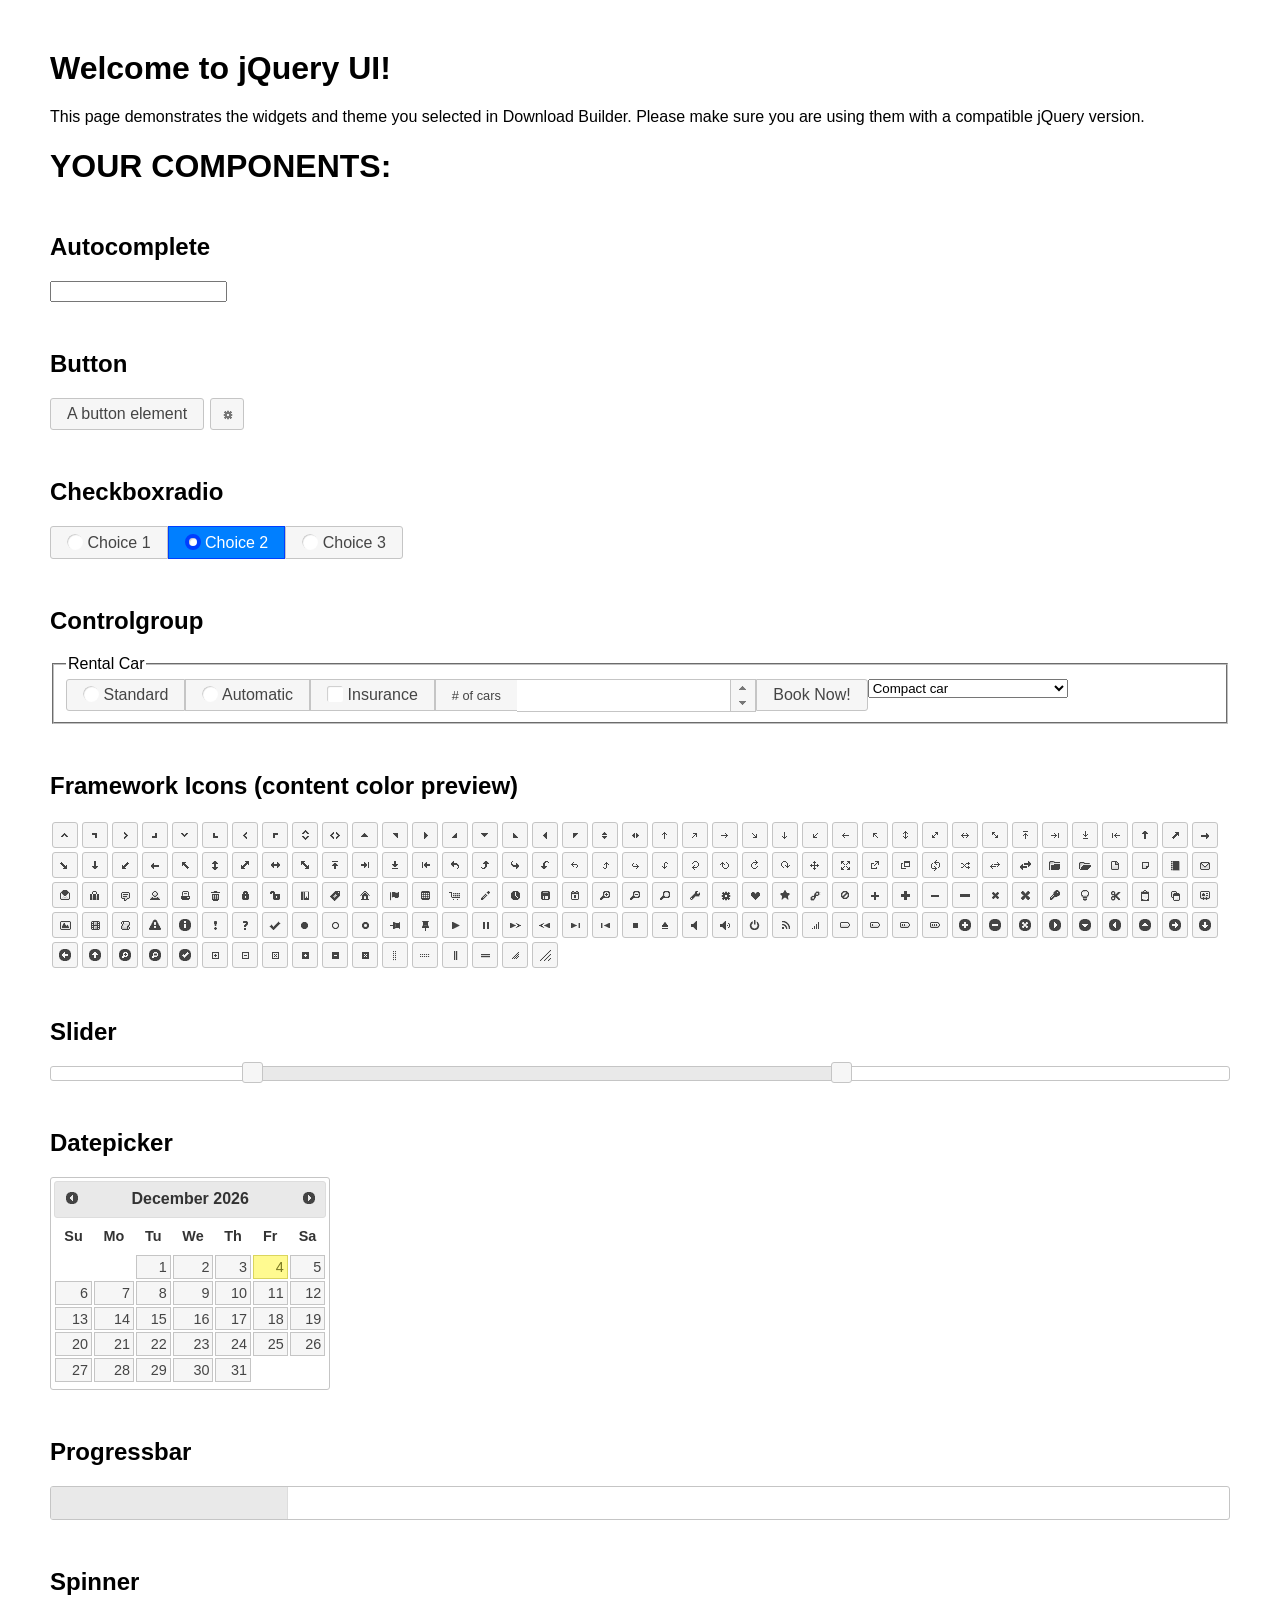
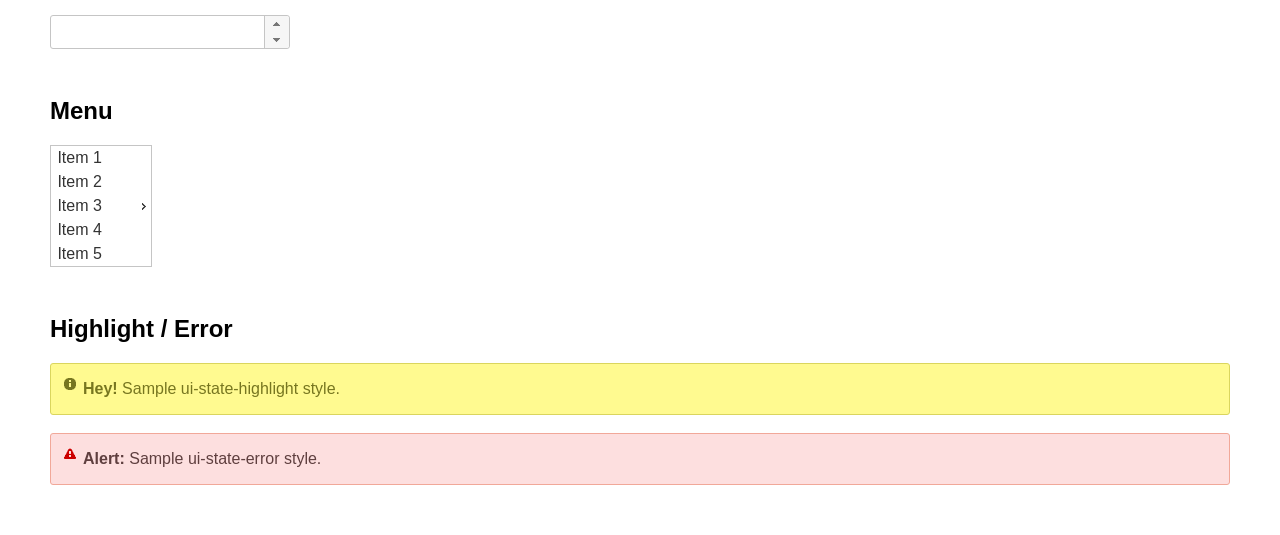
<file: js/jQueryUI/index.html>
<!doctype html>
<html lang="us">
<head>
	<meta charset="utf-8">
	<title>jQuery UI Example Page</title>
	<link href="jquery-ui.css" rel="stylesheet">
	<style>
	body{
		font-family: "Trebuchet MS", sans-serif;
		margin: 50px;
	}
	.demoHeaders {
		margin-top: 2em;
	}
	#dialog-link {
		padding: .4em 1em .4em 20px;
		text-decoration: none;
		position: relative;
	}
	#dialog-link span.ui-icon {
		margin: 0 5px 0 0;
		position: absolute;
		left: .2em;
		top: 50%;
		margin-top: -8px;
	}
	#icons {
		margin: 0;
		padding: 0;
	}
	#icons li {
		margin: 2px;
		position: relative;
		padding: 4px 0;
		cursor: pointer;
		float: left;
		list-style: none;
	}
	#icons span.ui-icon {
		float: left;
		margin: 0 4px;
	}
	.fakewindowcontain .ui-widget-overlay {
		position: absolute;
	}
	select {
		width: 200px;
	}
	</style>
</head>
<body>

<h1>Welcome to jQuery UI!</h1>

<div class="ui-widget">
	<p>This page demonstrates the widgets and theme you selected in Download Builder. Please make sure you are using them with a compatible jQuery version.</p>
</div>

<h1>YOUR COMPONENTS:</h1>




<!-- Autocomplete -->
<h2 class="demoHeaders">Autocomplete</h2>
<div>
	<input id="autocomplete" title="type &quot;a&quot;">
</div>



<!-- Button -->
<h2 class="demoHeaders">Button</h2>
<button id="button">A button element</button>
<button id="button-icon">An icon-only button</button>



<!-- Checkboxradio -->
<h2 class="demoHeaders">Checkboxradio</h2>
<form style="margin-top: 1em;">
	<div id="radioset">
		<input type="radio" id="radio1" name="radio"><label for="radio1">Choice 1</label>
		<input type="radio" id="radio2" name="radio" checked="checked"><label for="radio2">Choice 2</label>
		<input type="radio" id="radio3" name="radio"><label for="radio3">Choice 3</label>
	</div>
</form>



<!-- Controlgroup -->
<h2 class="demoHeaders">Controlgroup</h2>
<fieldset>
	<legend>Rental Car</legend>
	<div id="controlgroup">
		<select id="car-type">
			<option>Compact car</option>
			<option>Midsize car</option>
			<option>Full size car</option>
			<option>SUV</option>
			<option>Luxury</option>
			<option>Truck</option>
			<option>Van</option>
		</select>
		<label for="transmission-standard">Standard</label>
		<input type="radio" name="transmission" id="transmission-standard">
		<label for="transmission-automatic">Automatic</label>
		<input type="radio" name="transmission" id="transmission-automatic">
		<label for="insurance">Insurance</label>
		<input type="checkbox" name="insurance" id="insurance">
		<label for="horizontal-spinner" class="ui-controlgroup-label"># of cars</label>
		<input id="horizontal-spinner" class="ui-spinner-input">
		<button>Book Now!</button>
	</div>
</fieldset>







<h2 class="demoHeaders">Framework Icons (content color preview)</h2>
<ul id="icons" class="ui-widget ui-helper-clearfix">
	<li class="ui-state-default ui-corner-all" title=".ui-icon-caret-1-n"><span class="ui-icon ui-icon-caret-1-n"></span></li>
	<li class="ui-state-default ui-corner-all" title=".ui-icon-caret-1-ne"><span class="ui-icon ui-icon-caret-1-ne"></span></li>
	<li class="ui-state-default ui-corner-all" title=".ui-icon-caret-1-e"><span class="ui-icon ui-icon-caret-1-e"></span></li>
	<li class="ui-state-default ui-corner-all" title=".ui-icon-caret-1-se"><span class="ui-icon ui-icon-caret-1-se"></span></li>
	<li class="ui-state-default ui-corner-all" title=".ui-icon-caret-1-s"><span class="ui-icon ui-icon-caret-1-s"></span></li>
	<li class="ui-state-default ui-corner-all" title=".ui-icon-caret-1-sw"><span class="ui-icon ui-icon-caret-1-sw"></span></li>
	<li class="ui-state-default ui-corner-all" title=".ui-icon-caret-1-w"><span class="ui-icon ui-icon-caret-1-w"></span></li>
	<li class="ui-state-default ui-corner-all" title=".ui-icon-caret-1-nw"><span class="ui-icon ui-icon-caret-1-nw"></span></li>
	<li class="ui-state-default ui-corner-all" title=".ui-icon-caret-2-n-s"><span class="ui-icon ui-icon-caret-2-n-s"></span></li>
	<li class="ui-state-default ui-corner-all" title=".ui-icon-caret-2-e-w"><span class="ui-icon ui-icon-caret-2-e-w"></span></li>
	<li class="ui-state-default ui-corner-all" title=".ui-icon-triangle-1-n"><span class="ui-icon ui-icon-triangle-1-n"></span></li>
	<li class="ui-state-default ui-corner-all" title=".ui-icon-triangle-1-ne"><span class="ui-icon ui-icon-triangle-1-ne"></span></li>
	<li class="ui-state-default ui-corner-all" title=".ui-icon-triangle-1-e"><span class="ui-icon ui-icon-triangle-1-e"></span></li>
	<li class="ui-state-default ui-corner-all" title=".ui-icon-triangle-1-se"><span class="ui-icon ui-icon-triangle-1-se"></span></li>
	<li class="ui-state-default ui-corner-all" title=".ui-icon-triangle-1-s"><span class="ui-icon ui-icon-triangle-1-s"></span></li>
	<li class="ui-state-default ui-corner-all" title=".ui-icon-triangle-1-sw"><span class="ui-icon ui-icon-triangle-1-sw"></span></li>
	<li class="ui-state-default ui-corner-all" title=".ui-icon-triangle-1-w"><span class="ui-icon ui-icon-triangle-1-w"></span></li>
	<li class="ui-state-default ui-corner-all" title=".ui-icon-triangle-1-nw"><span class="ui-icon ui-icon-triangle-1-nw"></span></li>
	<li class="ui-state-default ui-corner-all" title=".ui-icon-triangle-2-n-s"><span class="ui-icon ui-icon-triangle-2-n-s"></span></li>
	<li class="ui-state-default ui-corner-all" title=".ui-icon-triangle-2-e-w"><span class="ui-icon ui-icon-triangle-2-e-w"></span></li>
	<li class="ui-state-default ui-corner-all" title=".ui-icon-arrow-1-n"><span class="ui-icon ui-icon-arrow-1-n"></span></li>
	<li class="ui-state-default ui-corner-all" title=".ui-icon-arrow-1-ne"><span class="ui-icon ui-icon-arrow-1-ne"></span></li>
	<li class="ui-state-default ui-corner-all" title=".ui-icon-arrow-1-e"><span class="ui-icon ui-icon-arrow-1-e"></span></li>
	<li class="ui-state-default ui-corner-all" title=".ui-icon-arrow-1-se"><span class="ui-icon ui-icon-arrow-1-se"></span></li>
	<li class="ui-state-default ui-corner-all" title=".ui-icon-arrow-1-s"><span class="ui-icon ui-icon-arrow-1-s"></span></li>
	<li class="ui-state-default ui-corner-all" title=".ui-icon-arrow-1-sw"><span class="ui-icon ui-icon-arrow-1-sw"></span></li>
	<li class="ui-state-default ui-corner-all" title=".ui-icon-arrow-1-w"><span class="ui-icon ui-icon-arrow-1-w"></span></li>
	<li class="ui-state-default ui-corner-all" title=".ui-icon-arrow-1-nw"><span class="ui-icon ui-icon-arrow-1-nw"></span></li>
	<li class="ui-state-default ui-corner-all" title=".ui-icon-arrow-2-n-s"><span class="ui-icon ui-icon-arrow-2-n-s"></span></li>
	<li class="ui-state-default ui-corner-all" title=".ui-icon-arrow-2-ne-sw"><span class="ui-icon ui-icon-arrow-2-ne-sw"></span></li>
	<li class="ui-state-default ui-corner-all" title=".ui-icon-arrow-2-e-w"><span class="ui-icon ui-icon-arrow-2-e-w"></span></li>
	<li class="ui-state-default ui-corner-all" title=".ui-icon-arrow-2-se-nw"><span class="ui-icon ui-icon-arrow-2-se-nw"></span></li>
	<li class="ui-state-default ui-corner-all" title=".ui-icon-arrowstop-1-n"><span class="ui-icon ui-icon-arrowstop-1-n"></span></li>
	<li class="ui-state-default ui-corner-all" title=".ui-icon-arrowstop-1-e"><span class="ui-icon ui-icon-arrowstop-1-e"></span></li>
	<li class="ui-state-default ui-corner-all" title=".ui-icon-arrowstop-1-s"><span class="ui-icon ui-icon-arrowstop-1-s"></span></li>
	<li class="ui-state-default ui-corner-all" title=".ui-icon-arrowstop-1-w"><span class="ui-icon ui-icon-arrowstop-1-w"></span></li>
	<li class="ui-state-default ui-corner-all" title=".ui-icon-arrowthick-1-n"><span class="ui-icon ui-icon-arrowthick-1-n"></span></li>
	<li class="ui-state-default ui-corner-all" title=".ui-icon-arrowthick-1-ne"><span class="ui-icon ui-icon-arrowthick-1-ne"></span></li>
	<li class="ui-state-default ui-corner-all" title=".ui-icon-arrowthick-1-e"><span class="ui-icon ui-icon-arrowthick-1-e"></span></li>
	<li class="ui-state-default ui-corner-all" title=".ui-icon-arrowthick-1-se"><span class="ui-icon ui-icon-arrowthick-1-se"></span></li>
	<li class="ui-state-default ui-corner-all" title=".ui-icon-arrowthick-1-s"><span class="ui-icon ui-icon-arrowthick-1-s"></span></li>
	<li class="ui-state-default ui-corner-all" title=".ui-icon-arrowthick-1-sw"><span class="ui-icon ui-icon-arrowthick-1-sw"></span></li>
	<li class="ui-state-default ui-corner-all" title=".ui-icon-arrowthick-1-w"><span class="ui-icon ui-icon-arrowthick-1-w"></span></li>
	<li class="ui-state-default ui-corner-all" title=".ui-icon-arrowthick-1-nw"><span class="ui-icon ui-icon-arrowthick-1-nw"></span></li>
	<li class="ui-state-default ui-corner-all" title=".ui-icon-arrowthick-2-n-s"><span class="ui-icon ui-icon-arrowthick-2-n-s"></span></li>
	<li class="ui-state-default ui-corner-all" title=".ui-icon-arrowthick-2-ne-sw"><span class="ui-icon ui-icon-arrowthick-2-ne-sw"></span></li>
	<li class="ui-state-default ui-corner-all" title=".ui-icon-arrowthick-2-e-w"><span class="ui-icon ui-icon-arrowthick-2-e-w"></span></li>
	<li class="ui-state-default ui-corner-all" title=".ui-icon-arrowthick-2-se-nw"><span class="ui-icon ui-icon-arrowthick-2-se-nw"></span></li>
	<li class="ui-state-default ui-corner-all" title=".ui-icon-arrowthickstop-1-n"><span class="ui-icon ui-icon-arrowthickstop-1-n"></span></li>
	<li class="ui-state-default ui-corner-all" title=".ui-icon-arrowthickstop-1-e"><span class="ui-icon ui-icon-arrowthickstop-1-e"></span></li>
	<li class="ui-state-default ui-corner-all" title=".ui-icon-arrowthickstop-1-s"><span class="ui-icon ui-icon-arrowthickstop-1-s"></span></li>
	<li class="ui-state-default ui-corner-all" title=".ui-icon-arrowthickstop-1-w"><span class="ui-icon ui-icon-arrowthickstop-1-w"></span></li>
	<li class="ui-state-default ui-corner-all" title=".ui-icon-arrowreturnthick-1-w"><span class="ui-icon ui-icon-arrowreturnthick-1-w"></span></li>
	<li class="ui-state-default ui-corner-all" title=".ui-icon-arrowreturnthick-1-n"><span class="ui-icon ui-icon-arrowreturnthick-1-n"></span></li>
	<li class="ui-state-default ui-corner-all" title=".ui-icon-arrowreturnthick-1-e"><span class="ui-icon ui-icon-arrowreturnthick-1-e"></span></li>
	<li class="ui-state-default ui-corner-all" title=".ui-icon-arrowreturnthick-1-s"><span class="ui-icon ui-icon-arrowreturnthick-1-s"></span></li>
	<li class="ui-state-default ui-corner-all" title=".ui-icon-arrowreturn-1-w"><span class="ui-icon ui-icon-arrowreturn-1-w"></span></li>
	<li class="ui-state-default ui-corner-all" title=".ui-icon-arrowreturn-1-n"><span class="ui-icon ui-icon-arrowreturn-1-n"></span></li>
	<li class="ui-state-default ui-corner-all" title=".ui-icon-arrowreturn-1-e"><span class="ui-icon ui-icon-arrowreturn-1-e"></span></li>
	<li class="ui-state-default ui-corner-all" title=".ui-icon-arrowreturn-1-s"><span class="ui-icon ui-icon-arrowreturn-1-s"></span></li>
	<li class="ui-state-default ui-corner-all" title=".ui-icon-arrowrefresh-1-w"><span class="ui-icon ui-icon-arrowrefresh-1-w"></span></li>
	<li class="ui-state-default ui-corner-all" title=".ui-icon-arrowrefresh-1-n"><span class="ui-icon ui-icon-arrowrefresh-1-n"></span></li>
	<li class="ui-state-default ui-corner-all" title=".ui-icon-arrowrefresh-1-e"><span class="ui-icon ui-icon-arrowrefresh-1-e"></span></li>
	<li class="ui-state-default ui-corner-all" title=".ui-icon-arrowrefresh-1-s"><span class="ui-icon ui-icon-arrowrefresh-1-s"></span></li>
	<li class="ui-state-default ui-corner-all" title=".ui-icon-arrow-4"><span class="ui-icon ui-icon-arrow-4"></span></li>
	<li class="ui-state-default ui-corner-all" title=".ui-icon-arrow-4-diag"><span class="ui-icon ui-icon-arrow-4-diag"></span></li>
	<li class="ui-state-default ui-corner-all" title=".ui-icon-extlink"><span class="ui-icon ui-icon-extlink"></span></li>
	<li class="ui-state-default ui-corner-all" title=".ui-icon-newwin"><span class="ui-icon ui-icon-newwin"></span></li>
	<li class="ui-state-default ui-corner-all" title=".ui-icon-refresh"><span class="ui-icon ui-icon-refresh"></span></li>
	<li class="ui-state-default ui-corner-all" title=".ui-icon-shuffle"><span class="ui-icon ui-icon-shuffle"></span></li>
	<li class="ui-state-default ui-corner-all" title=".ui-icon-transfer-e-w"><span class="ui-icon ui-icon-transfer-e-w"></span></li>
	<li class="ui-state-default ui-corner-all" title=".ui-icon-transferthick-e-w"><span class="ui-icon ui-icon-transferthick-e-w"></span></li>
	<li class="ui-state-default ui-corner-all" title=".ui-icon-folder-collapsed"><span class="ui-icon ui-icon-folder-collapsed"></span></li>
	<li class="ui-state-default ui-corner-all" title=".ui-icon-folder-open"><span class="ui-icon ui-icon-folder-open"></span></li>
	<li class="ui-state-default ui-corner-all" title=".ui-icon-document"><span class="ui-icon ui-icon-document"></span></li>
	<li class="ui-state-default ui-corner-all" title=".ui-icon-document-b"><span class="ui-icon ui-icon-document-b"></span></li>
	<li class="ui-state-default ui-corner-all" title=".ui-icon-note"><span class="ui-icon ui-icon-note"></span></li>
	<li class="ui-state-default ui-corner-all" title=".ui-icon-mail-closed"><span class="ui-icon ui-icon-mail-closed"></span></li>
	<li class="ui-state-default ui-corner-all" title=".ui-icon-mail-open"><span class="ui-icon ui-icon-mail-open"></span></li>
	<li class="ui-state-default ui-corner-all" title=".ui-icon-suitcase"><span class="ui-icon ui-icon-suitcase"></span></li>
	<li class="ui-state-default ui-corner-all" title=".ui-icon-comment"><span class="ui-icon ui-icon-comment"></span></li>
	<li class="ui-state-default ui-corner-all" title=".ui-icon-person"><span class="ui-icon ui-icon-person"></span></li>
	<li class="ui-state-default ui-corner-all" title=".ui-icon-print"><span class="ui-icon ui-icon-print"></span></li>
	<li class="ui-state-default ui-corner-all" title=".ui-icon-trash"><span class="ui-icon ui-icon-trash"></span></li>
	<li class="ui-state-default ui-corner-all" title=".ui-icon-locked"><span class="ui-icon ui-icon-locked"></span></li>
	<li class="ui-state-default ui-corner-all" title=".ui-icon-unlocked"><span class="ui-icon ui-icon-unlocked"></span></li>
	<li class="ui-state-default ui-corner-all" title=".ui-icon-bookmark"><span class="ui-icon ui-icon-bookmark"></span></li>
	<li class="ui-state-default ui-corner-all" title=".ui-icon-tag"><span class="ui-icon ui-icon-tag"></span></li>
	<li class="ui-state-default ui-corner-all" title=".ui-icon-home"><span class="ui-icon ui-icon-home"></span></li>
	<li class="ui-state-default ui-corner-all" title=".ui-icon-flag"><span class="ui-icon ui-icon-flag"></span></li>
	<li class="ui-state-default ui-corner-all" title=".ui-icon-calculator"><span class="ui-icon ui-icon-calculator"></span></li>
	<li class="ui-state-default ui-corner-all" title=".ui-icon-cart"><span class="ui-icon ui-icon-cart"></span></li>
	<li class="ui-state-default ui-corner-all" title=".ui-icon-pencil"><span class="ui-icon ui-icon-pencil"></span></li>
	<li class="ui-state-default ui-corner-all" title=".ui-icon-clock"><span class="ui-icon ui-icon-clock"></span></li>
	<li class="ui-state-default ui-corner-all" title=".ui-icon-disk"><span class="ui-icon ui-icon-disk"></span></li>
	<li class="ui-state-default ui-corner-all" title=".ui-icon-calendar"><span class="ui-icon ui-icon-calendar"></span></li>
	<li class="ui-state-default ui-corner-all" title=".ui-icon-zoomin"><span class="ui-icon ui-icon-zoomin"></span></li>
	<li class="ui-state-default ui-corner-all" title=".ui-icon-zoomout"><span class="ui-icon ui-icon-zoomout"></span></li>
	<li class="ui-state-default ui-corner-all" title=".ui-icon-search"><span class="ui-icon ui-icon-search"></span></li>
	<li class="ui-state-default ui-corner-all" title=".ui-icon-wrench"><span class="ui-icon ui-icon-wrench"></span></li>
	<li class="ui-state-default ui-corner-all" title=".ui-icon-gear"><span class="ui-icon ui-icon-gear"></span></li>
	<li class="ui-state-default ui-corner-all" title=".ui-icon-heart"><span class="ui-icon ui-icon-heart"></span></li>
	<li class="ui-state-default ui-corner-all" title=".ui-icon-star"><span class="ui-icon ui-icon-star"></span></li>
	<li class="ui-state-default ui-corner-all" title=".ui-icon-link"><span class="ui-icon ui-icon-link"></span></li>
	<li class="ui-state-default ui-corner-all" title=".ui-icon-cancel"><span class="ui-icon ui-icon-cancel"></span></li>
	<li class="ui-state-default ui-corner-all" title=".ui-icon-plus"><span class="ui-icon ui-icon-plus"></span></li>
	<li class="ui-state-default ui-corner-all" title=".ui-icon-plusthick"><span class="ui-icon ui-icon-plusthick"></span></li>
	<li class="ui-state-default ui-corner-all" title=".ui-icon-minus"><span class="ui-icon ui-icon-minus"></span></li>
	<li class="ui-state-default ui-corner-all" title=".ui-icon-minusthick"><span class="ui-icon ui-icon-minusthick"></span></li>
	<li class="ui-state-default ui-corner-all" title=".ui-icon-close"><span class="ui-icon ui-icon-close"></span></li>
	<li class="ui-state-default ui-corner-all" title=".ui-icon-closethick"><span class="ui-icon ui-icon-closethick"></span></li>
	<li class="ui-state-default ui-corner-all" title=".ui-icon-key"><span class="ui-icon ui-icon-key"></span></li>
	<li class="ui-state-default ui-corner-all" title=".ui-icon-lightbulb"><span class="ui-icon ui-icon-lightbulb"></span></li>
	<li class="ui-state-default ui-corner-all" title=".ui-icon-scissors"><span class="ui-icon ui-icon-scissors"></span></li>
	<li class="ui-state-default ui-corner-all" title=".ui-icon-clipboard"><span class="ui-icon ui-icon-clipboard"></span></li>
	<li class="ui-state-default ui-corner-all" title=".ui-icon-copy"><span class="ui-icon ui-icon-copy"></span></li>
	<li class="ui-state-default ui-corner-all" title=".ui-icon-contact"><span class="ui-icon ui-icon-contact"></span></li>
	<li class="ui-state-default ui-corner-all" title=".ui-icon-image"><span class="ui-icon ui-icon-image"></span></li>
	<li class="ui-state-default ui-corner-all" title=".ui-icon-video"><span class="ui-icon ui-icon-video"></span></li>
	<li class="ui-state-default ui-corner-all" title=".ui-icon-script"><span class="ui-icon ui-icon-script"></span></li>
	<li class="ui-state-default ui-corner-all" title=".ui-icon-alert"><span class="ui-icon ui-icon-alert"></span></li>
	<li class="ui-state-default ui-corner-all" title=".ui-icon-info"><span class="ui-icon ui-icon-info"></span></li>
	<li class="ui-state-default ui-corner-all" title=".ui-icon-notice"><span class="ui-icon ui-icon-notice"></span></li>
	<li class="ui-state-default ui-corner-all" title=".ui-icon-help"><span class="ui-icon ui-icon-help"></span></li>
	<li class="ui-state-default ui-corner-all" title=".ui-icon-check"><span class="ui-icon ui-icon-check"></span></li>
	<li class="ui-state-default ui-corner-all" title=".ui-icon-bullet"><span class="ui-icon ui-icon-bullet"></span></li>
	<li class="ui-state-default ui-corner-all" title=".ui-icon-radio-off"><span class="ui-icon ui-icon-radio-off"></span></li>
	<li class="ui-state-default ui-corner-all" title=".ui-icon-radio-on"><span class="ui-icon ui-icon-radio-on"></span></li>
	<li class="ui-state-default ui-corner-all" title=".ui-icon-pin-w"><span class="ui-icon ui-icon-pin-w"></span></li>
	<li class="ui-state-default ui-corner-all" title=".ui-icon-pin-s"><span class="ui-icon ui-icon-pin-s"></span></li>
	<li class="ui-state-default ui-corner-all" title=".ui-icon-play"><span class="ui-icon ui-icon-play"></span></li>
	<li class="ui-state-default ui-corner-all" title=".ui-icon-pause"><span class="ui-icon ui-icon-pause"></span></li>
	<li class="ui-state-default ui-corner-all" title=".ui-icon-seek-next"><span class="ui-icon ui-icon-seek-next"></span></li>
	<li class="ui-state-default ui-corner-all" title=".ui-icon-seek-prev"><span class="ui-icon ui-icon-seek-prev"></span></li>
	<li class="ui-state-default ui-corner-all" title=".ui-icon-seek-end"><span class="ui-icon ui-icon-seek-end"></span></li>
	<li class="ui-state-default ui-corner-all" title=".ui-icon-seek-first"><span class="ui-icon ui-icon-seek-first"></span></li>
	<li class="ui-state-default ui-corner-all" title=".ui-icon-stop"><span class="ui-icon ui-icon-stop"></span></li>
	<li class="ui-state-default ui-corner-all" title=".ui-icon-eject"><span class="ui-icon ui-icon-eject"></span></li>
	<li class="ui-state-default ui-corner-all" title=".ui-icon-volume-off"><span class="ui-icon ui-icon-volume-off"></span></li>
	<li class="ui-state-default ui-corner-all" title=".ui-icon-volume-on"><span class="ui-icon ui-icon-volume-on"></span></li>
	<li class="ui-state-default ui-corner-all" title=".ui-icon-power"><span class="ui-icon ui-icon-power"></span></li>
	<li class="ui-state-default ui-corner-all" title=".ui-icon-signal-diag"><span class="ui-icon ui-icon-signal-diag"></span></li>
	<li class="ui-state-default ui-corner-all" title=".ui-icon-signal"><span class="ui-icon ui-icon-signal"></span></li>
	<li class="ui-state-default ui-corner-all" title=".ui-icon-battery-0"><span class="ui-icon ui-icon-battery-0"></span></li>
	<li class="ui-state-default ui-corner-all" title=".ui-icon-battery-1"><span class="ui-icon ui-icon-battery-1"></span></li>
	<li class="ui-state-default ui-corner-all" title=".ui-icon-battery-2"><span class="ui-icon ui-icon-battery-2"></span></li>
	<li class="ui-state-default ui-corner-all" title=".ui-icon-battery-3"><span class="ui-icon ui-icon-battery-3"></span></li>
	<li class="ui-state-default ui-corner-all" title=".ui-icon-circle-plus"><span class="ui-icon ui-icon-circle-plus"></span></li>
	<li class="ui-state-default ui-corner-all" title=".ui-icon-circle-minus"><span class="ui-icon ui-icon-circle-minus"></span></li>
	<li class="ui-state-default ui-corner-all" title=".ui-icon-circle-close"><span class="ui-icon ui-icon-circle-close"></span></li>
	<li class="ui-state-default ui-corner-all" title=".ui-icon-circle-triangle-e"><span class="ui-icon ui-icon-circle-triangle-e"></span></li>
	<li class="ui-state-default ui-corner-all" title=".ui-icon-circle-triangle-s"><span class="ui-icon ui-icon-circle-triangle-s"></span></li>
	<li class="ui-state-default ui-corner-all" title=".ui-icon-circle-triangle-w"><span class="ui-icon ui-icon-circle-triangle-w"></span></li>
	<li class="ui-state-default ui-corner-all" title=".ui-icon-circle-triangle-n"><span class="ui-icon ui-icon-circle-triangle-n"></span></li>
	<li class="ui-state-default ui-corner-all" title=".ui-icon-circle-arrow-e"><span class="ui-icon ui-icon-circle-arrow-e"></span></li>
	<li class="ui-state-default ui-corner-all" title=".ui-icon-circle-arrow-s"><span class="ui-icon ui-icon-circle-arrow-s"></span></li>
	<li class="ui-state-default ui-corner-all" title=".ui-icon-circle-arrow-w"><span class="ui-icon ui-icon-circle-arrow-w"></span></li>
	<li class="ui-state-default ui-corner-all" title=".ui-icon-circle-arrow-n"><span class="ui-icon ui-icon-circle-arrow-n"></span></li>
	<li class="ui-state-default ui-corner-all" title=".ui-icon-circle-zoomin"><span class="ui-icon ui-icon-circle-zoomin"></span></li>
	<li class="ui-state-default ui-corner-all" title=".ui-icon-circle-zoomout"><span class="ui-icon ui-icon-circle-zoomout"></span></li>
	<li class="ui-state-default ui-corner-all" title=".ui-icon-circle-check"><span class="ui-icon ui-icon-circle-check"></span></li>
	<li class="ui-state-default ui-corner-all" title=".ui-icon-circlesmall-plus"><span class="ui-icon ui-icon-circlesmall-plus"></span></li>
	<li class="ui-state-default ui-corner-all" title=".ui-icon-circlesmall-minus"><span class="ui-icon ui-icon-circlesmall-minus"></span></li>
	<li class="ui-state-default ui-corner-all" title=".ui-icon-circlesmall-close"><span class="ui-icon ui-icon-circlesmall-close"></span></li>
	<li class="ui-state-default ui-corner-all" title=".ui-icon-squaresmall-plus"><span class="ui-icon ui-icon-squaresmall-plus"></span></li>
	<li class="ui-state-default ui-corner-all" title=".ui-icon-squaresmall-minus"><span class="ui-icon ui-icon-squaresmall-minus"></span></li>
	<li class="ui-state-default ui-corner-all" title=".ui-icon-squaresmall-close"><span class="ui-icon ui-icon-squaresmall-close"></span></li>
	<li class="ui-state-default ui-corner-all" title=".ui-icon-grip-dotted-vertical"><span class="ui-icon ui-icon-grip-dotted-vertical"></span></li>
	<li class="ui-state-default ui-corner-all" title=".ui-icon-grip-dotted-horizontal"><span class="ui-icon ui-icon-grip-dotted-horizontal"></span></li>
	<li class="ui-state-default ui-corner-all" title=".ui-icon-grip-solid-vertical"><span class="ui-icon ui-icon-grip-solid-vertical"></span></li>
	<li class="ui-state-default ui-corner-all" title=".ui-icon-grip-solid-horizontal"><span class="ui-icon ui-icon-grip-solid-horizontal"></span></li>
	<li class="ui-state-default ui-corner-all" title=".ui-icon-gripsmall-diagonal-se"><span class="ui-icon ui-icon-gripsmall-diagonal-se"></span></li>
	<li class="ui-state-default ui-corner-all" title=".ui-icon-grip-diagonal-se"><span class="ui-icon ui-icon-grip-diagonal-se"></span></li>
</ul>


<!-- Slider -->
<h2 class="demoHeaders">Slider</h2>
<div id="slider"></div>



<!-- Datepicker -->
<h2 class="demoHeaders">Datepicker</h2>
<div id="datepicker"></div>



<!-- Progressbar -->
<h2 class="demoHeaders">Progressbar</h2>
<div id="progressbar"></div>





<!-- Spinner -->
<h2 class="demoHeaders">Spinner</h2>
<input id="spinner">



<!-- Menu -->
<h2 class="demoHeaders">Menu</h2>
<ul style="width:100px;" id="menu">
	<li><div>Item 1</div></li>
	<li><div>Item 2</div></li>
	<li><div>Item 3</div>
		<ul>
			<li><div>Item 3-1</div></li>
			<li><div>Item 3-2</div></li>
			<li><div>Item 3-3</div></li>
			<li><div>Item 3-4</div></li>
			<li><div>Item 3-5</div></li>
		</ul>
	</li>
	<li><div>Item 4</div></li>
	<li><div>Item 5</div></li>
</ul>




<!-- Highlight / Error -->
<h2 class="demoHeaders">Highlight / Error</h2>
<div class="ui-widget">
	<div class="ui-state-highlight ui-corner-all" style="margin-top: 20px; padding: 0 .7em;">
		<p><span class="ui-icon ui-icon-info" style="float: left; margin-right: .3em;"></span>
		<strong>Hey!</strong> Sample ui-state-highlight style.</p>
	</div>
</div>
<br>
<div class="ui-widget">
	<div class="ui-state-error ui-corner-all" style="padding: 0 .7em;">
		<p><span class="ui-icon ui-icon-alert" style="float: left; margin-right: .3em;"></span>
		<strong>Alert:</strong> Sample ui-state-error style.</p>
	</div>
</div>

<script src="external/jquery/jquery.js"></script>
<script src="jquery-ui.js"></script>
<script>



var availableTags = [
	"ActionScript",
	"AppleScript",
	"Asp",
	"BASIC",
	"C",
	"C++",
	"Clojure",
	"COBOL",
	"ColdFusion",
	"Erlang",
	"Fortran",
	"Groovy",
	"Haskell",
	"Java",
	"JavaScript",
	"Lisp",
	"Perl",
	"PHP",
	"Python",
	"Ruby",
	"Scala",
	"Scheme"
];
$( "#autocomplete" ).autocomplete({
	source: availableTags
});



$( "#button" ).button();
$( "#button-icon" ).button({
	icon: "ui-icon-gear",
	showLabel: false
});



$( "#radioset" ).buttonset();



$( "#controlgroup" ).controlgroup();







$( "#datepicker" ).datepicker({
	inline: true
});



$( "#slider" ).slider({
	range: true,
	values: [ 17, 67 ]
});



$( "#progressbar" ).progressbar({
	value: 20
});



$( "#spinner" ).spinner();



$( "#menu" ).menu();






// Hover states on the static widgets
$( "#dialog-link, #icons li" ).hover(
	function() {
		$( this ).addClass( "ui-state-hover" );
	},
	function() {
		$( this ).removeClass( "ui-state-hover" );
	}
);
</script>
</body>
</html>
</file>
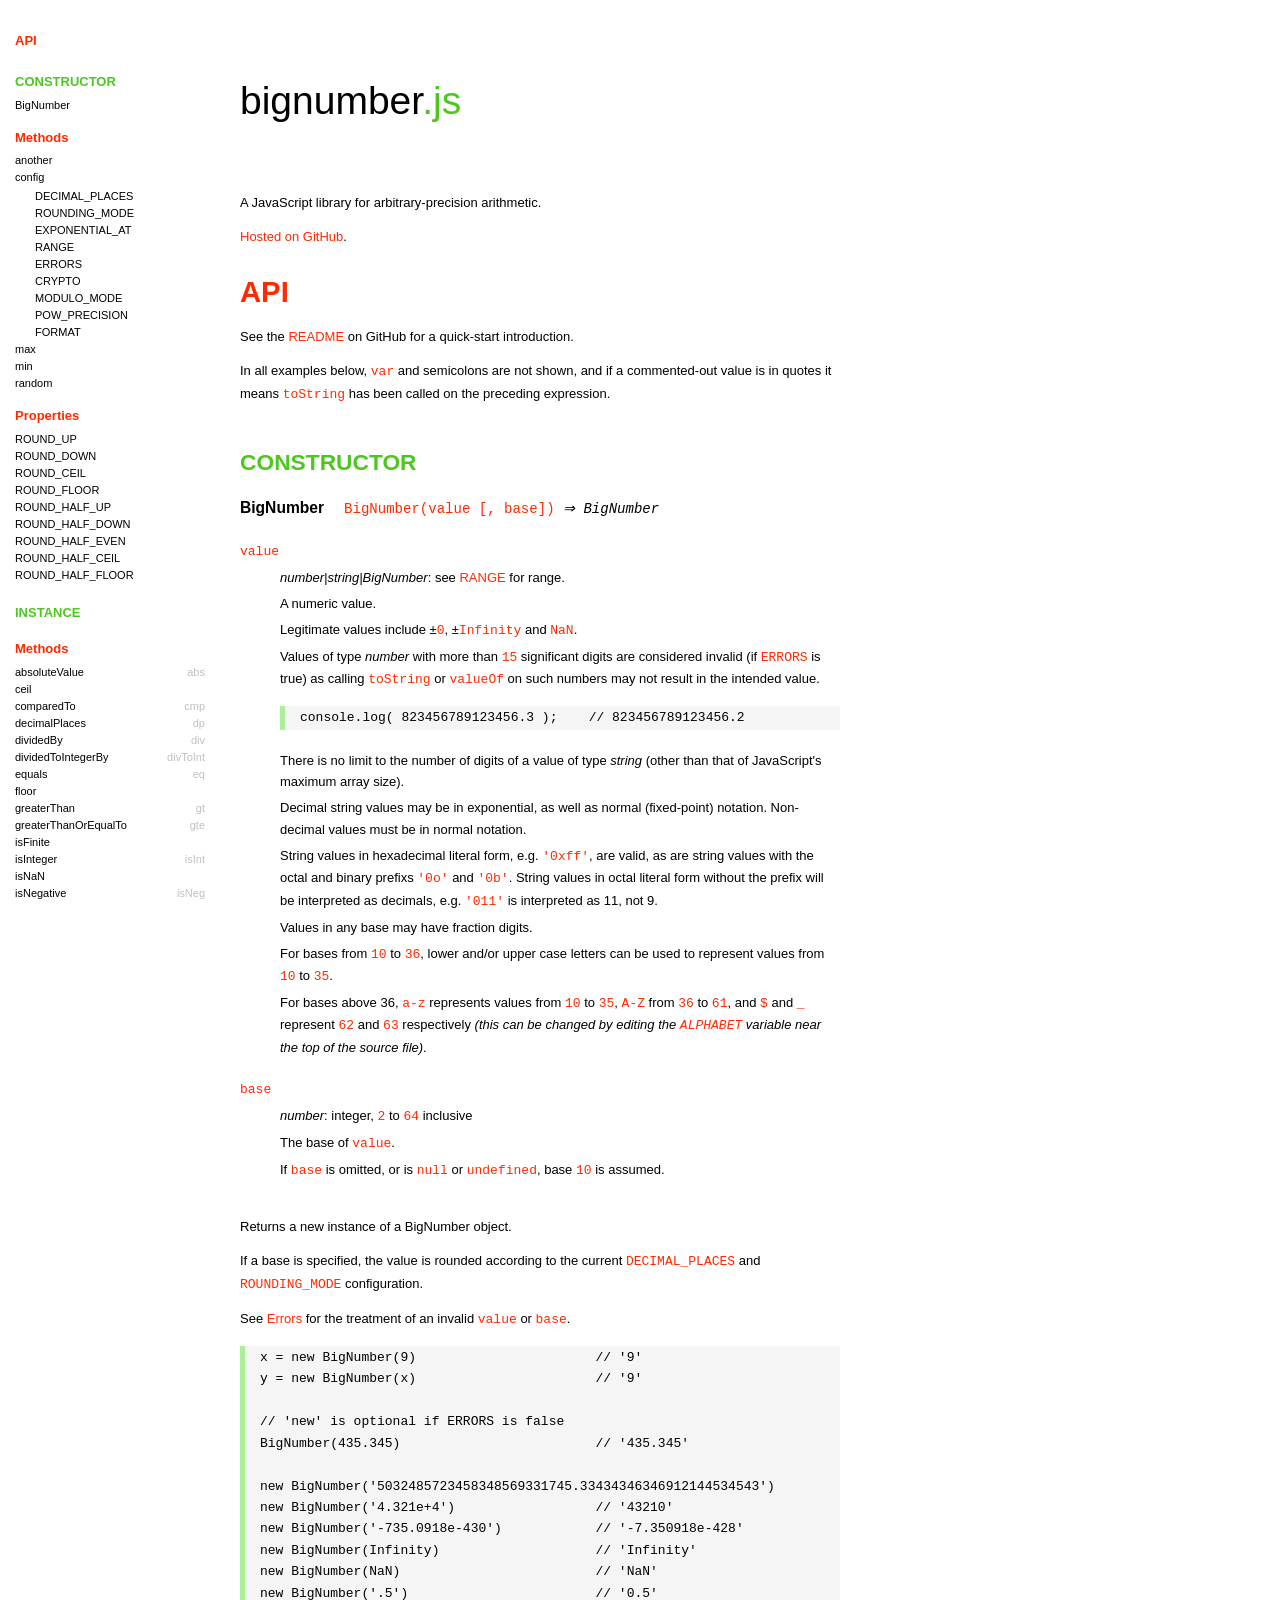
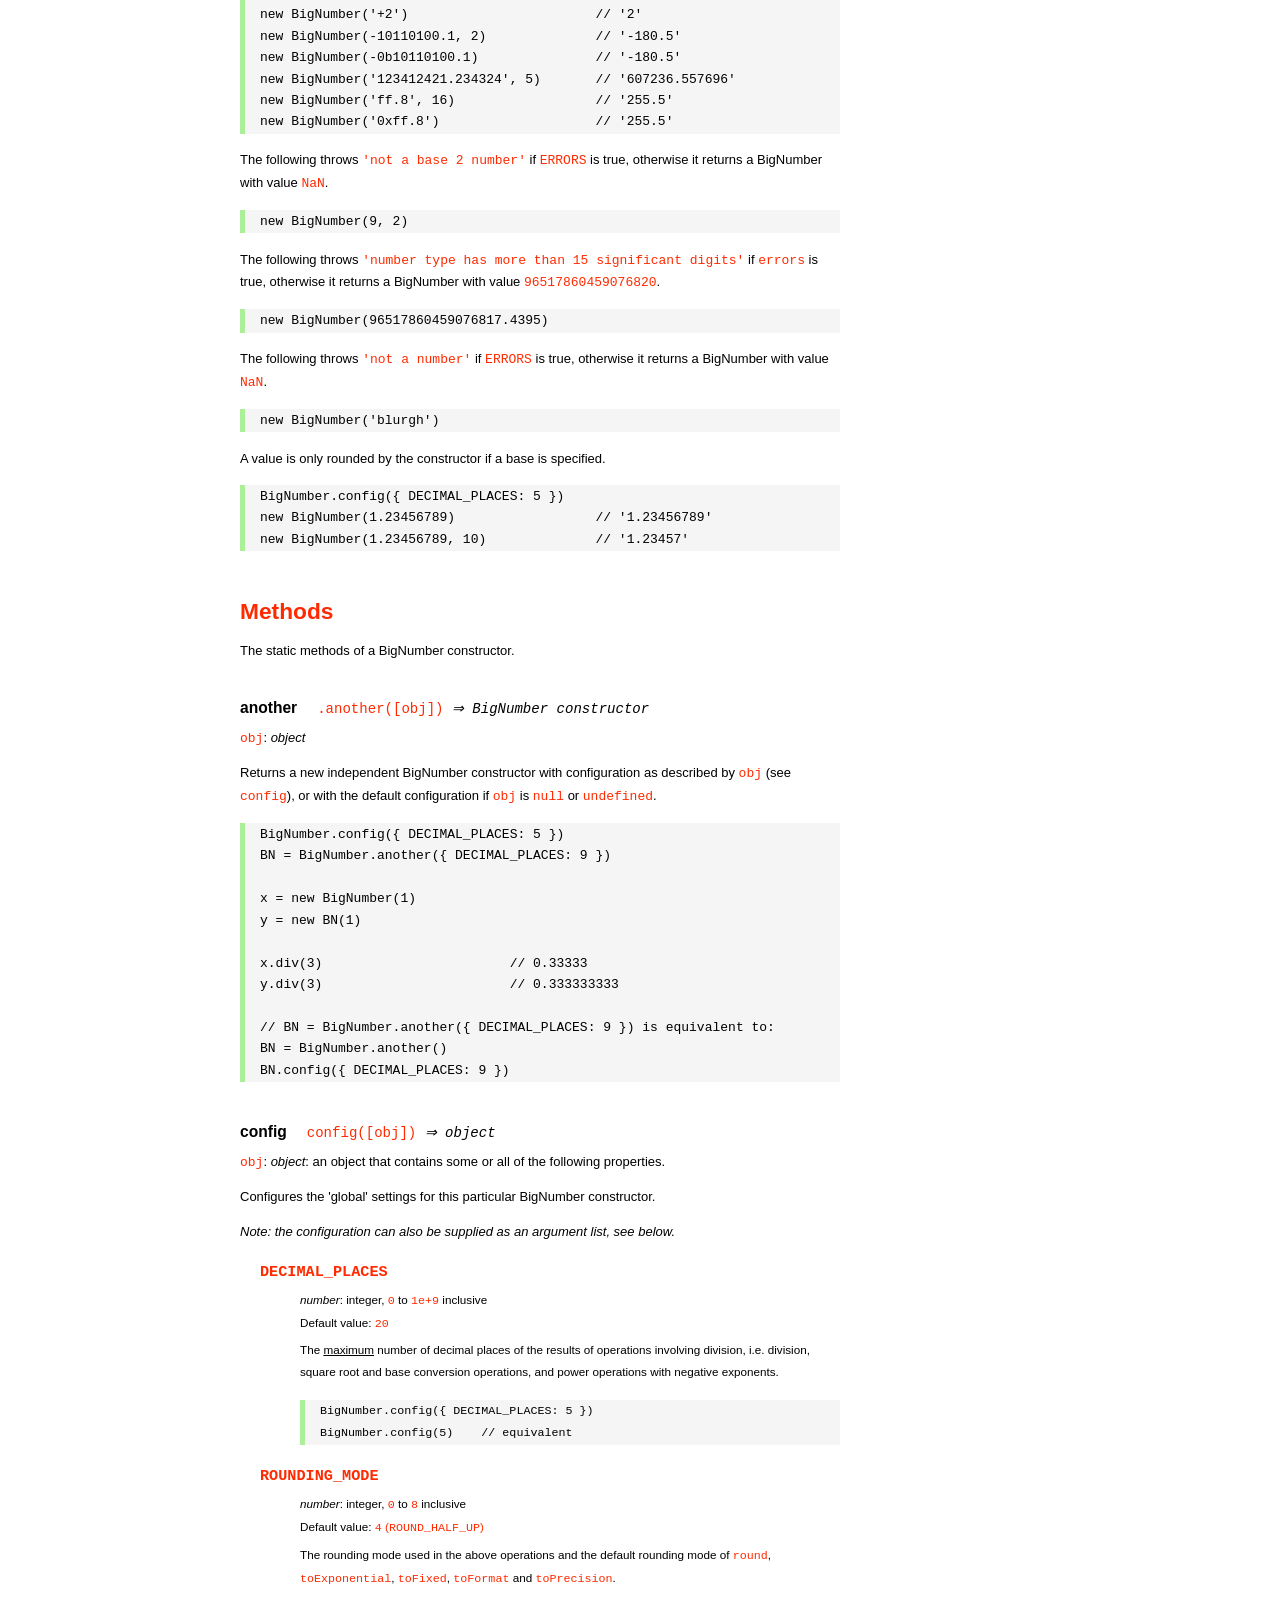
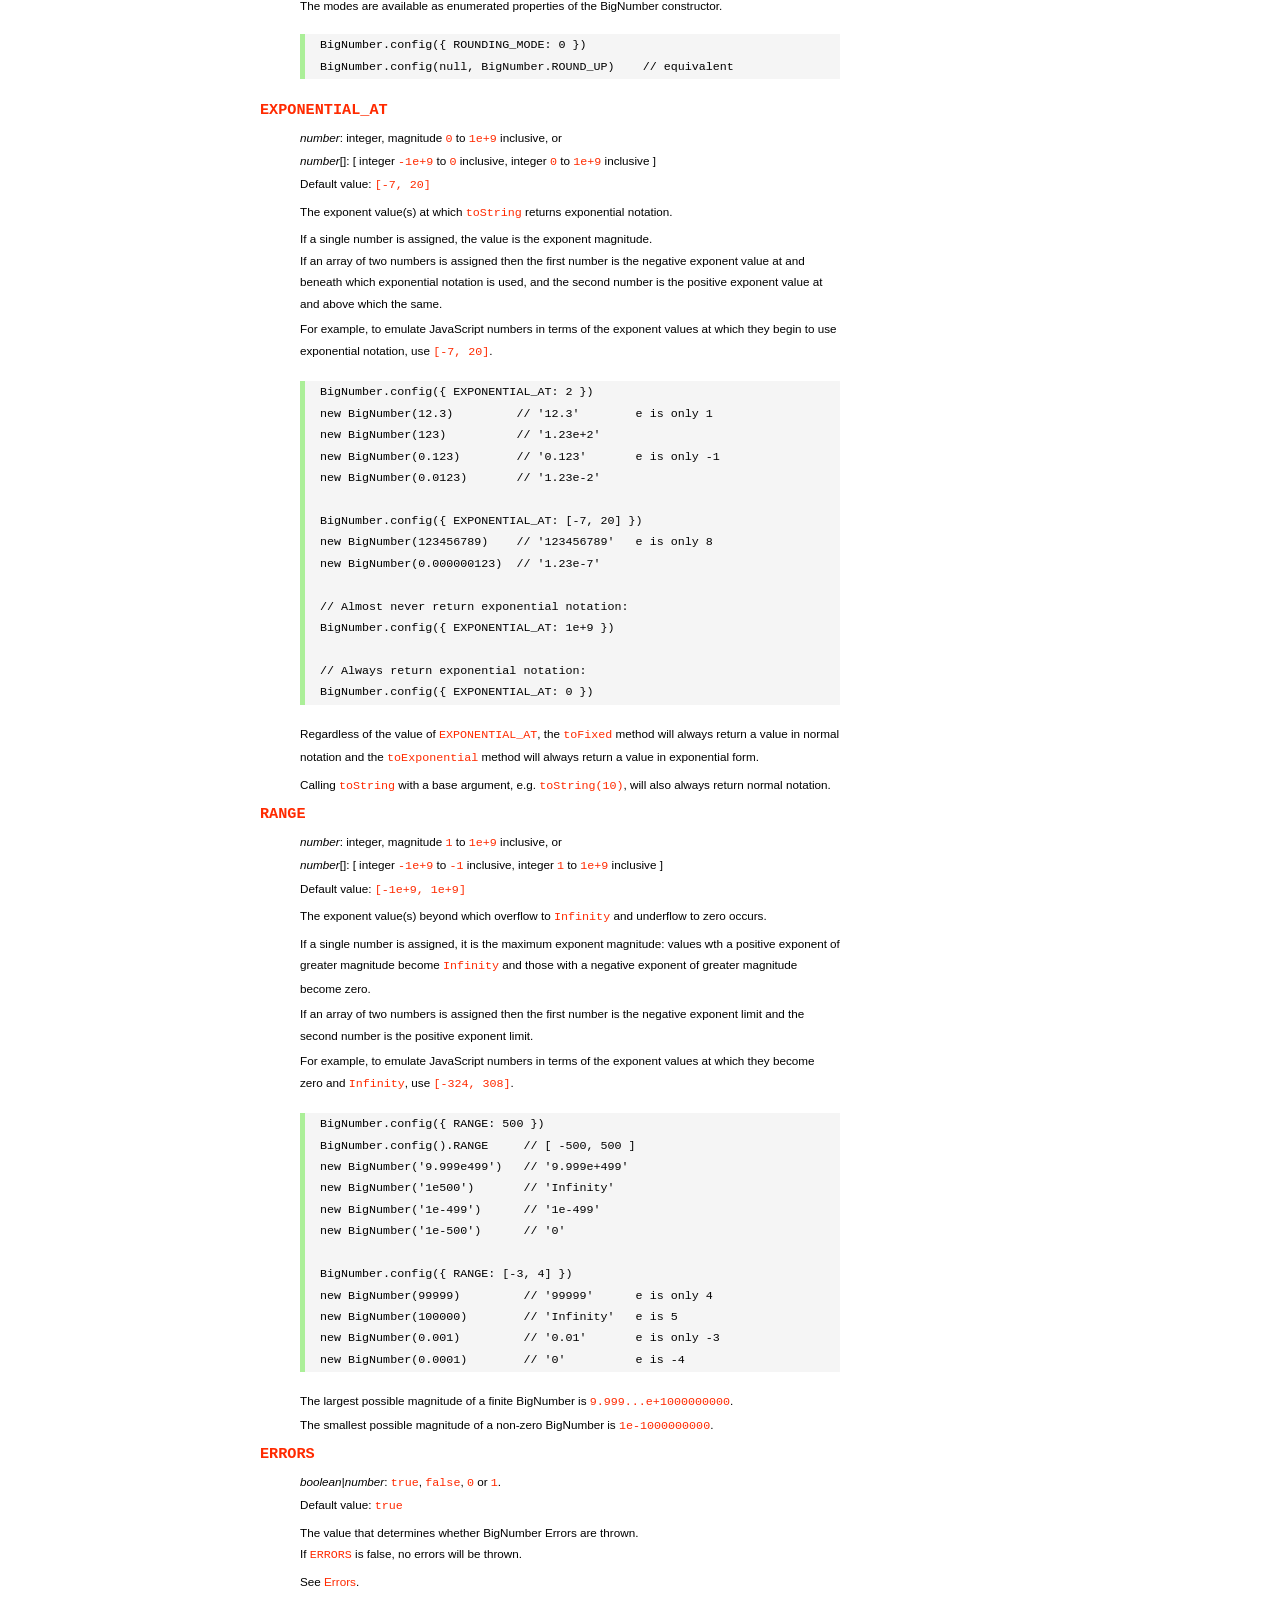
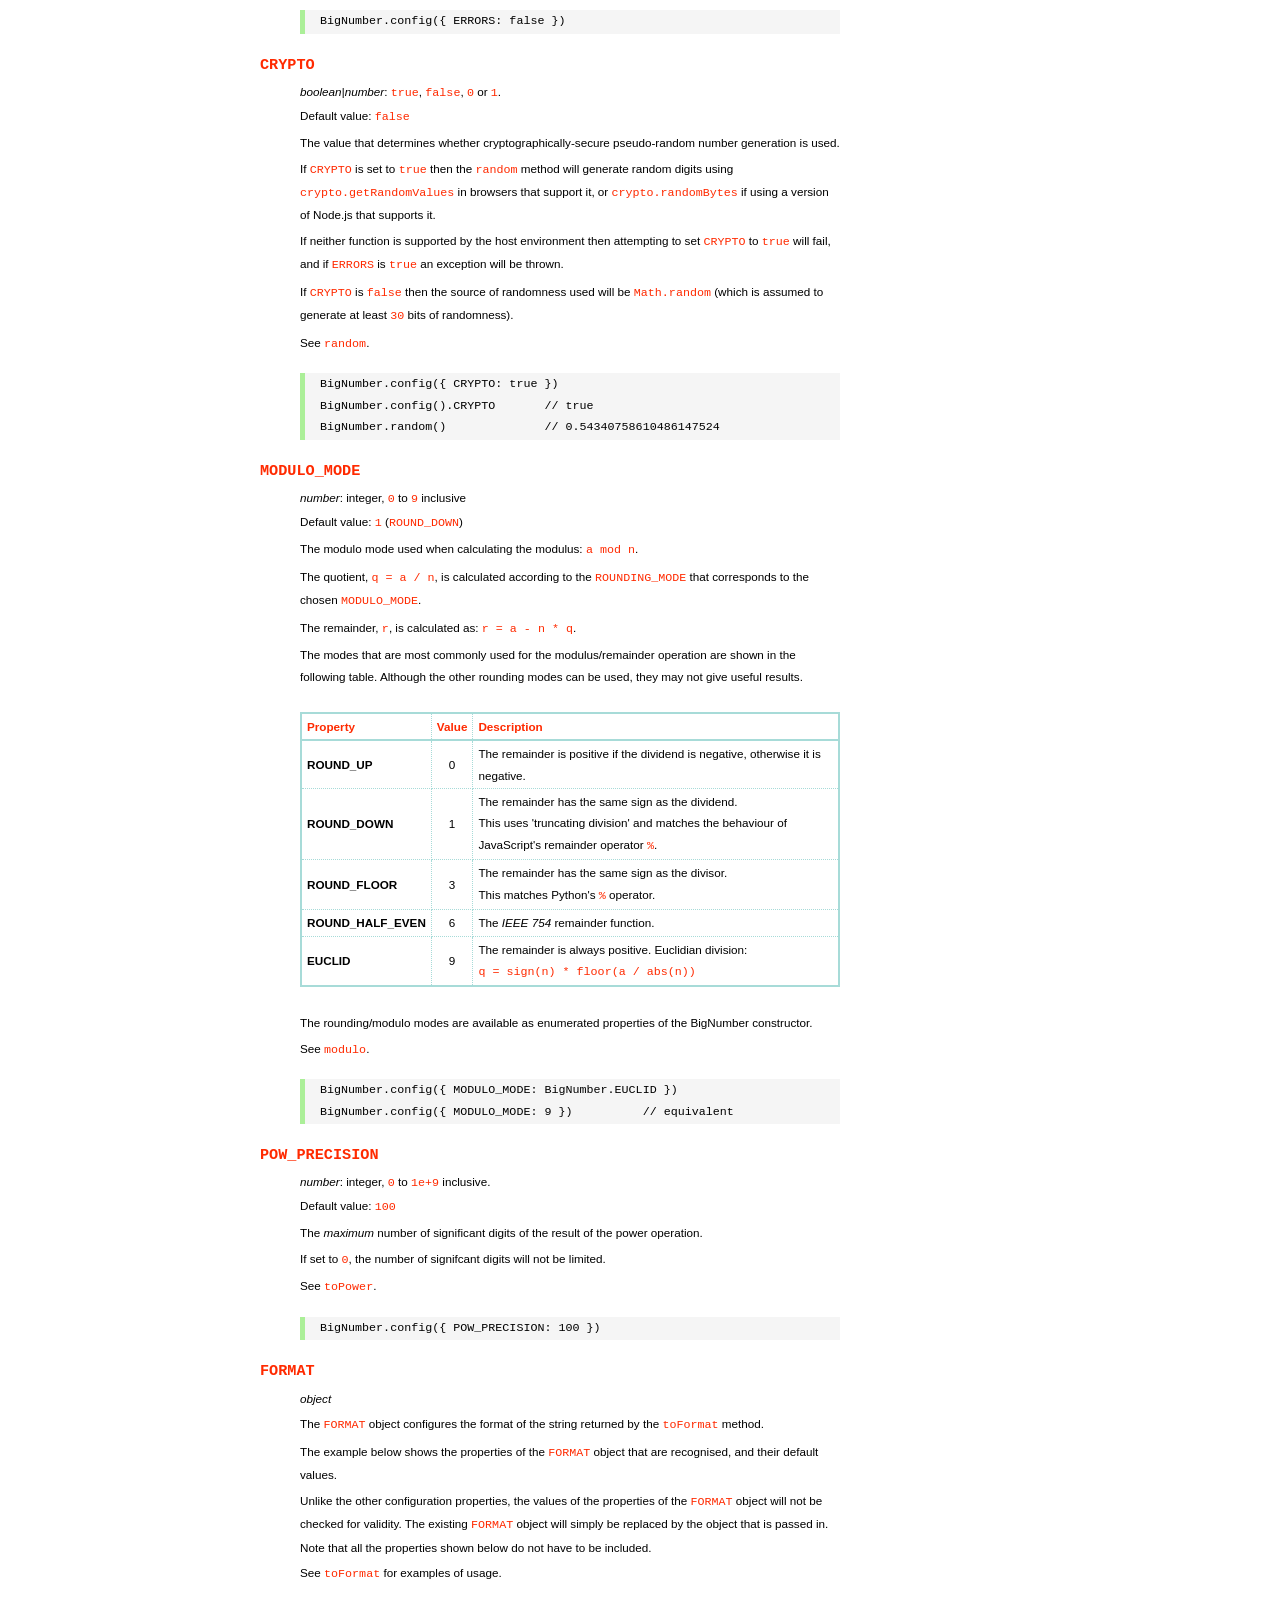
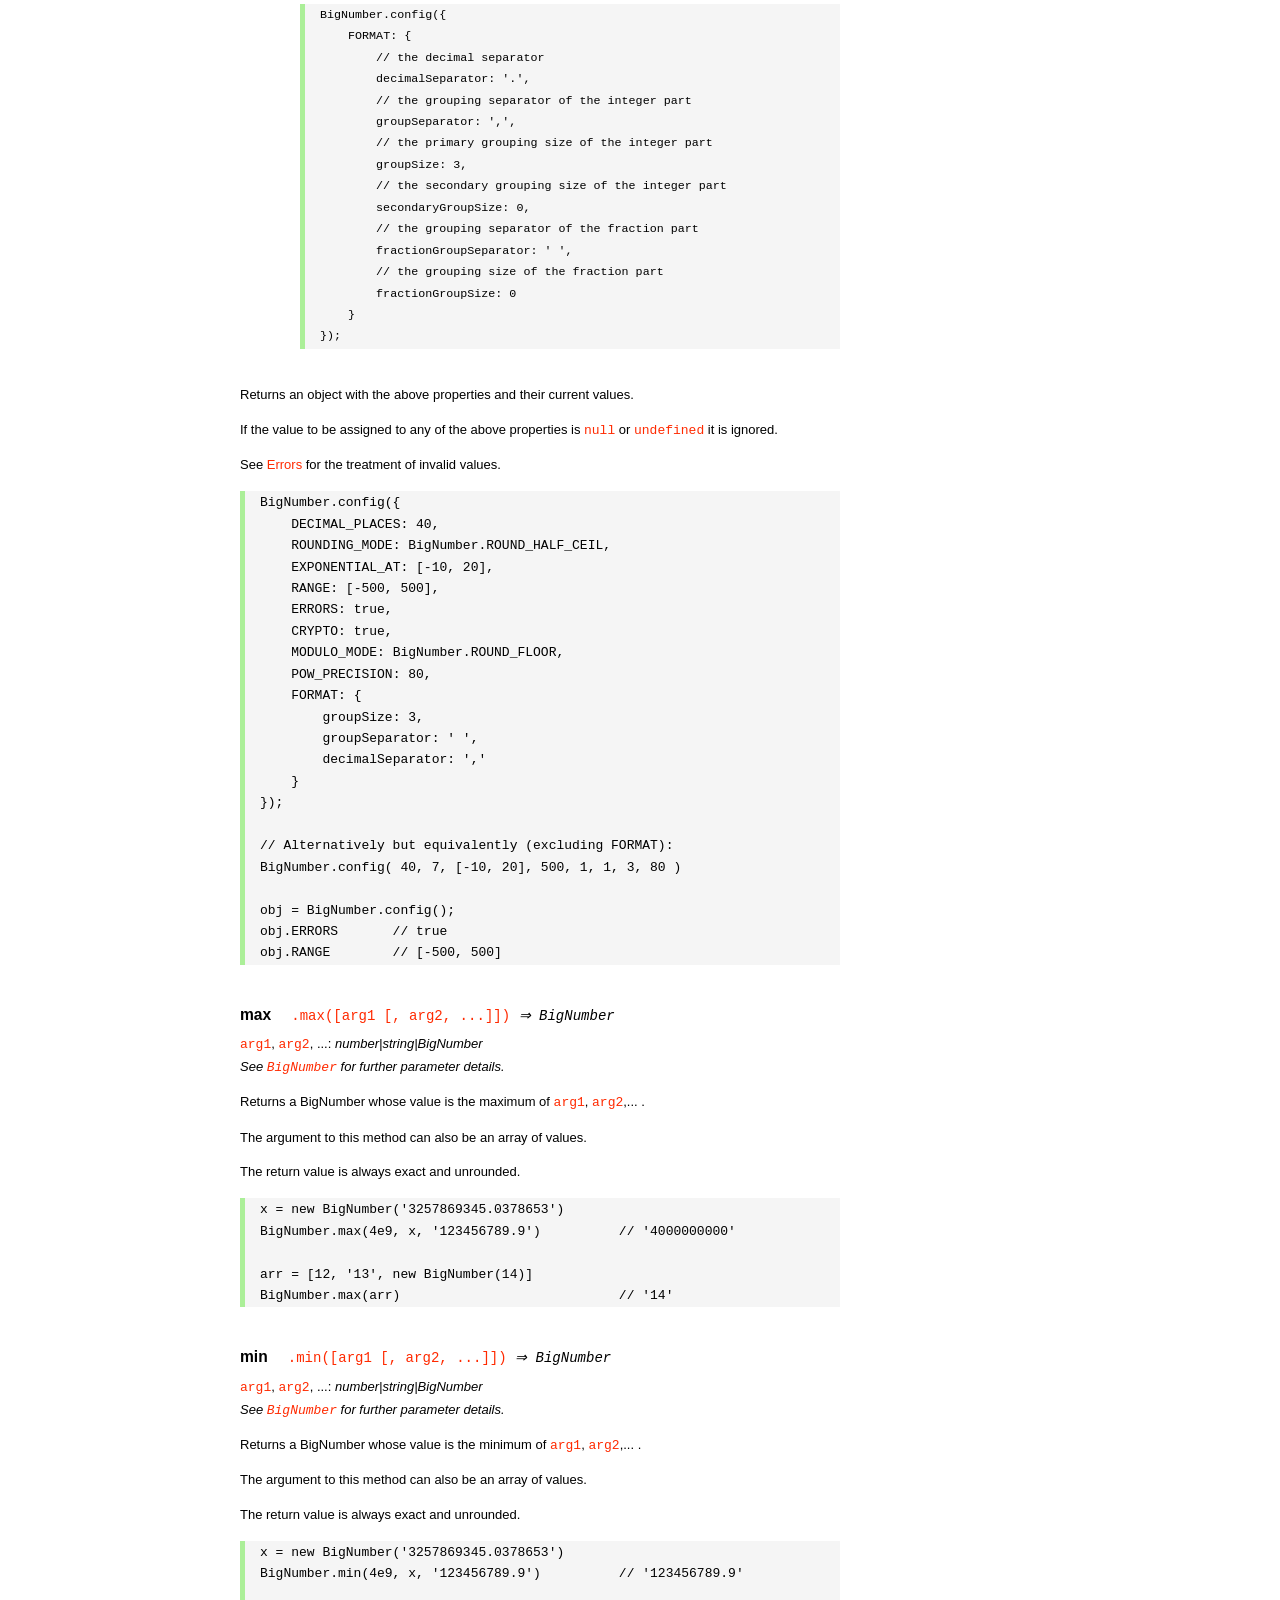
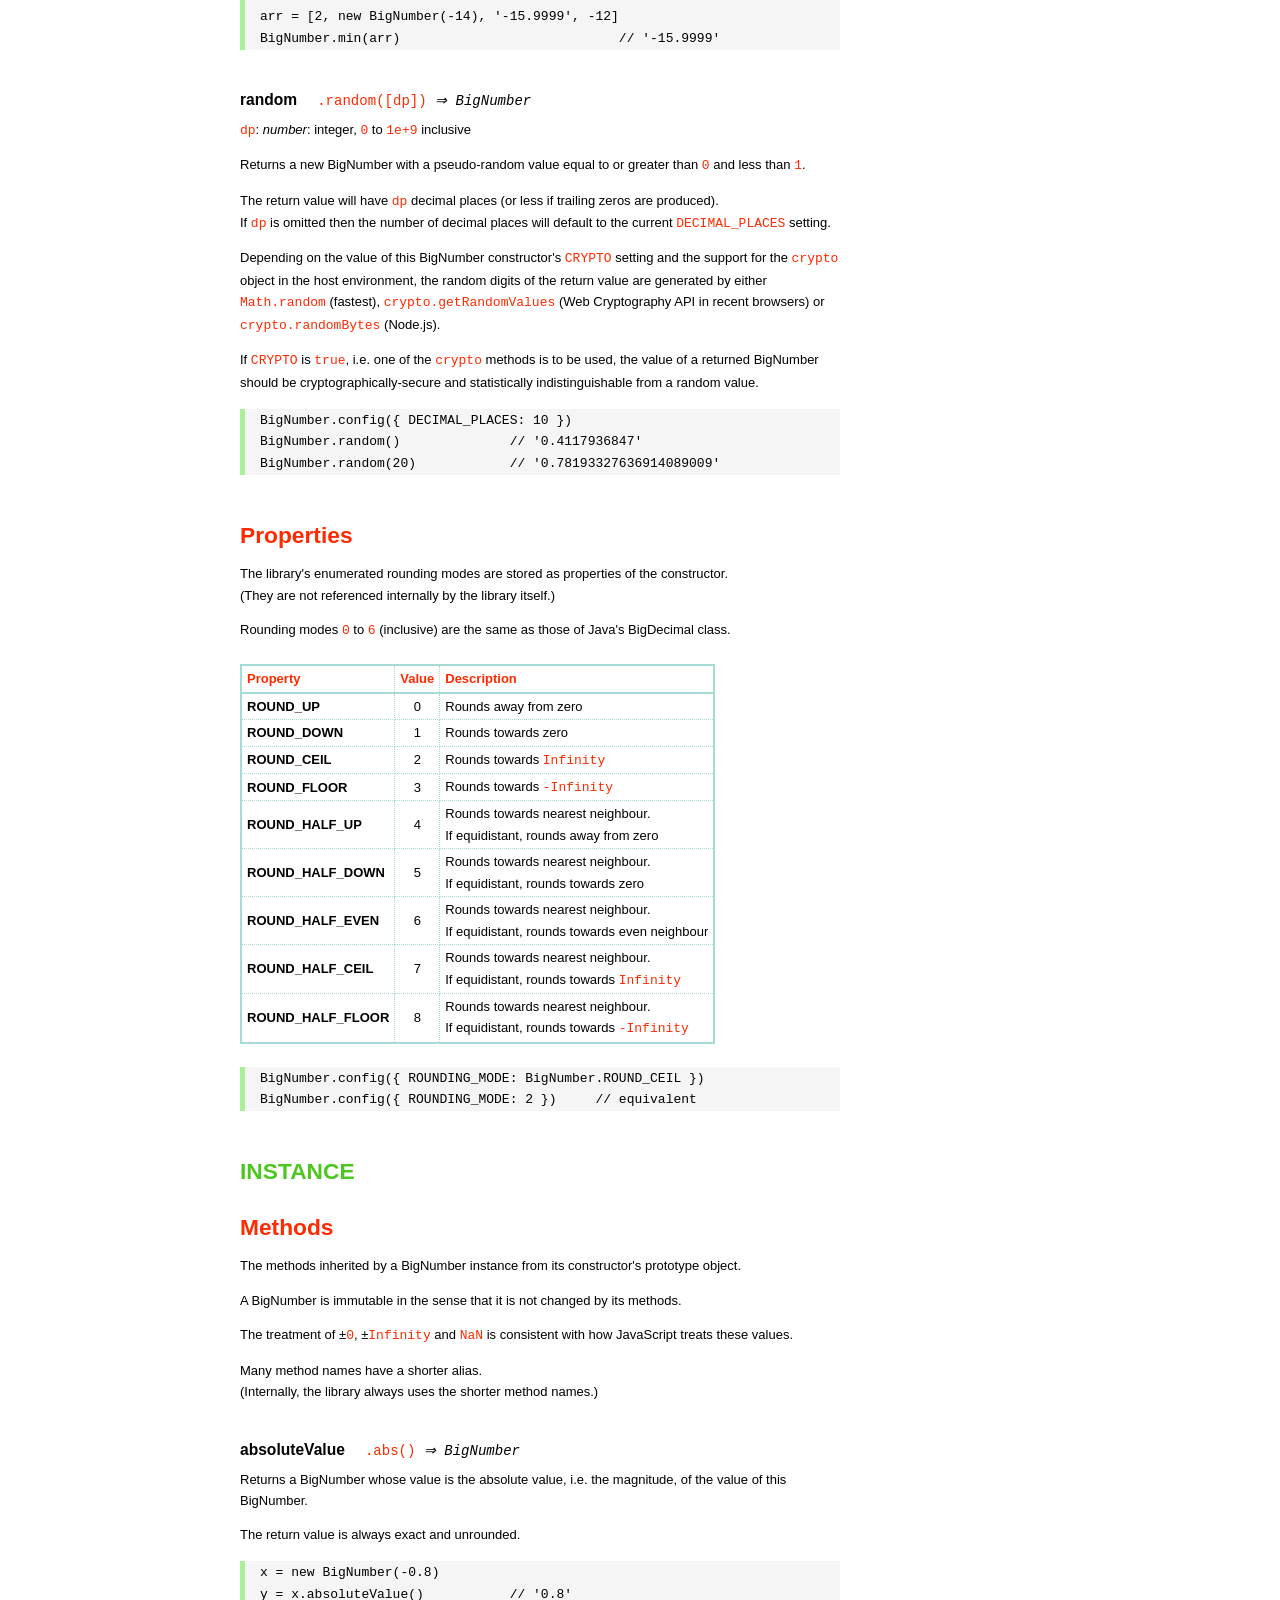
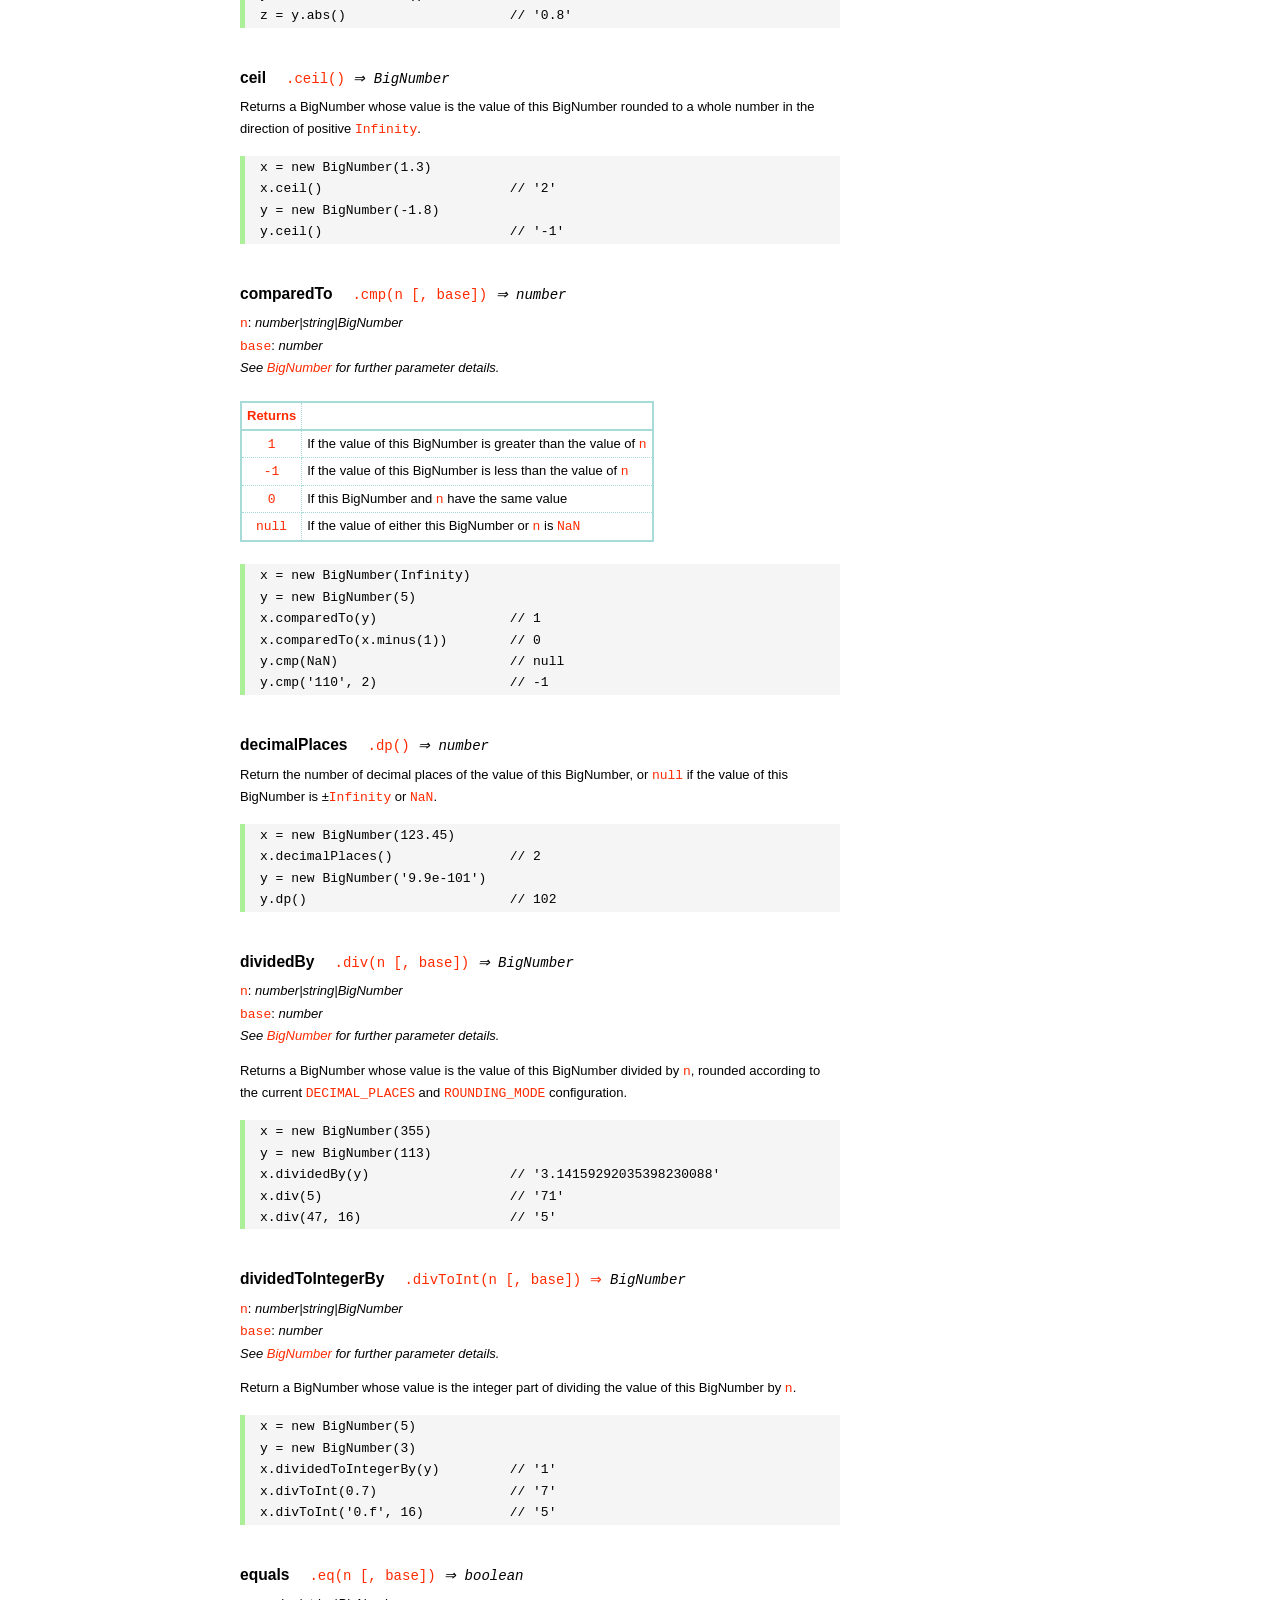
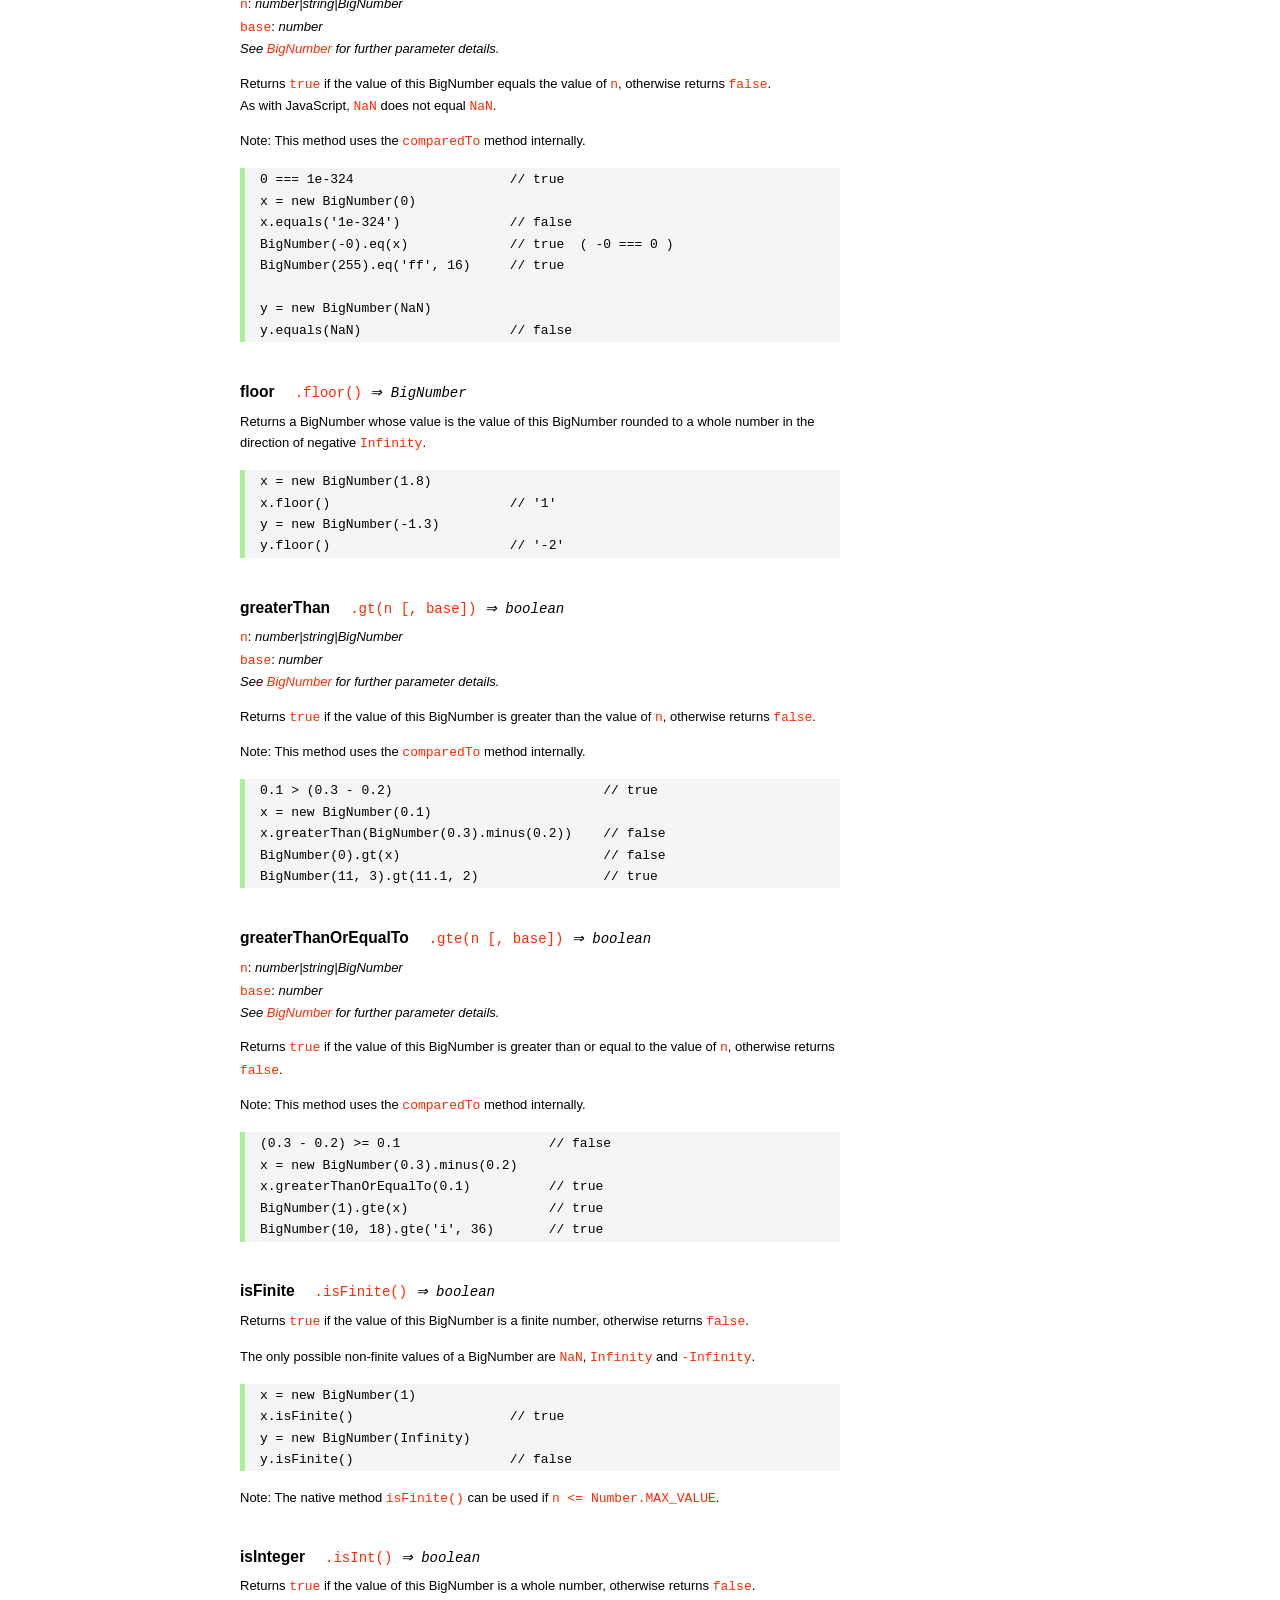
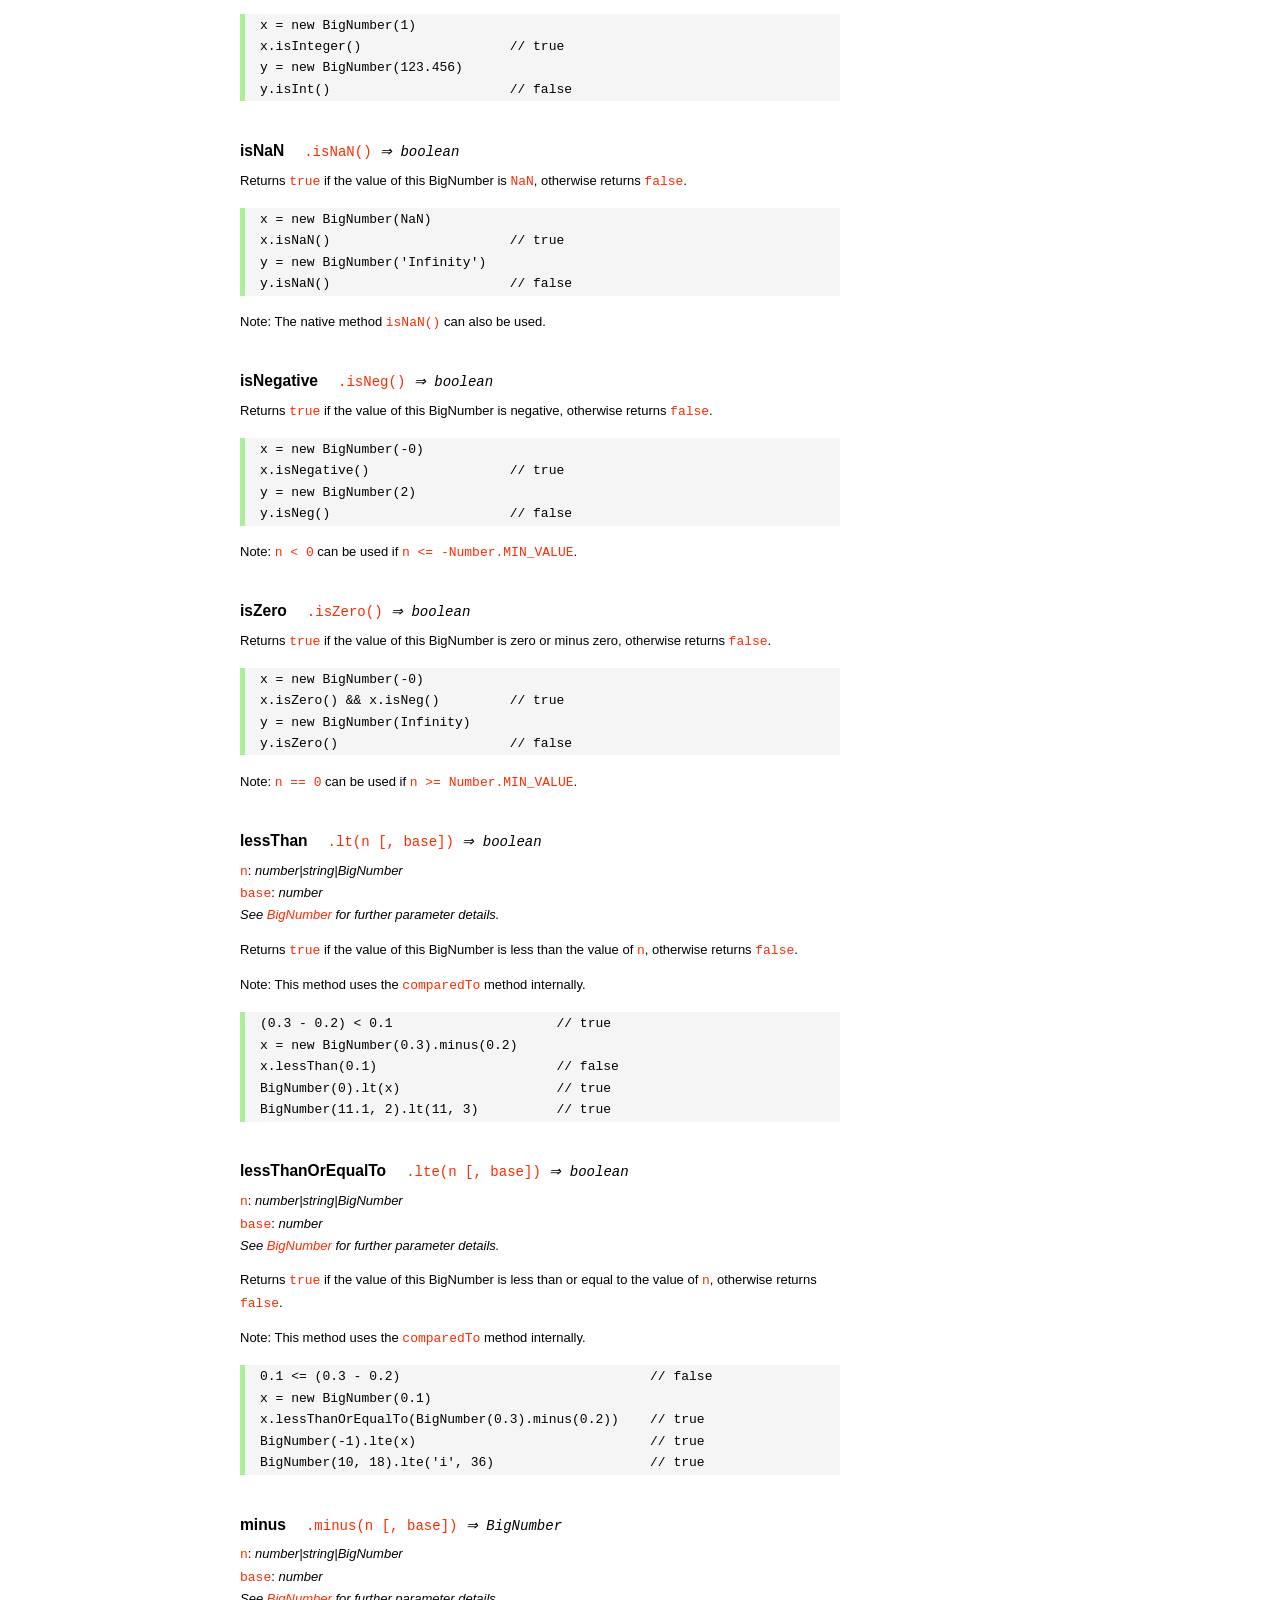
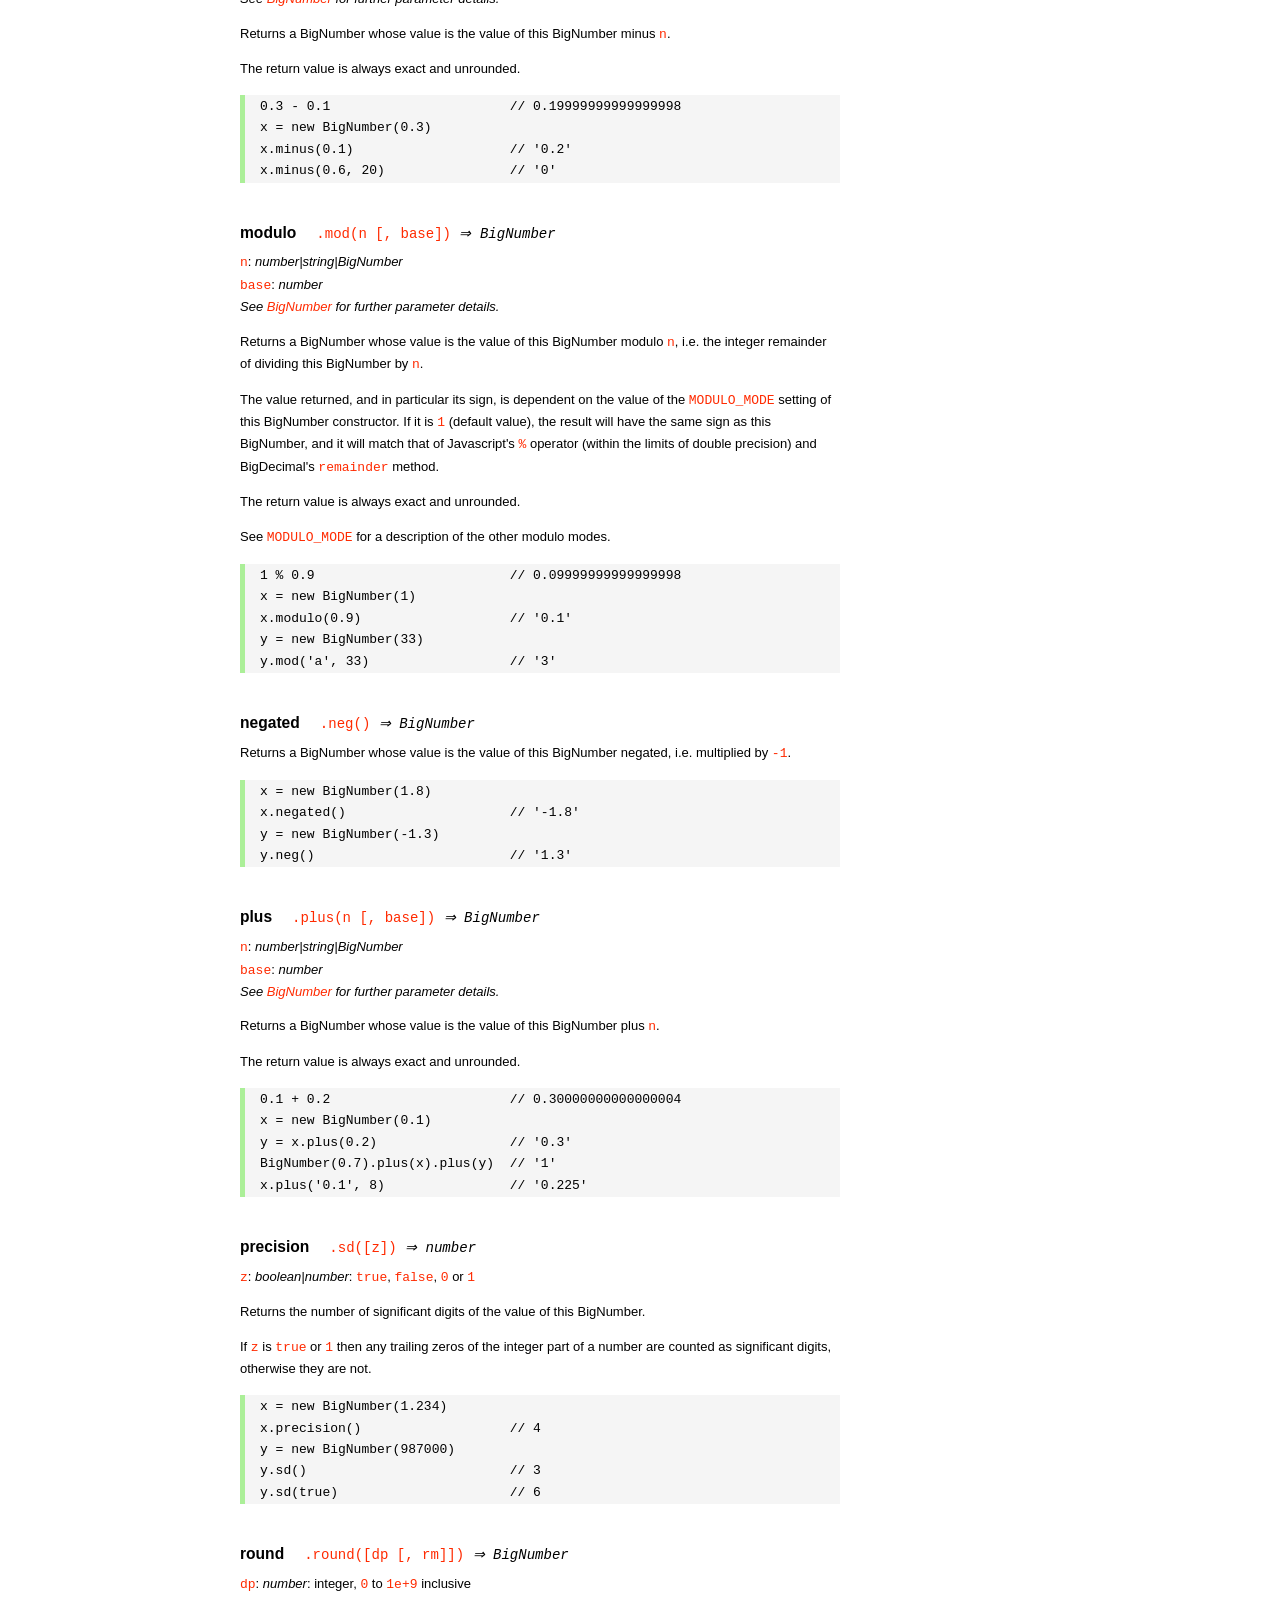
<file: node_modules/bignumber.js/doc/API.html>
<!DOCTYPE HTML>
<html>
<head>
<meta charset="utf-8">
<meta http-equiv="X-UA-Compatible" content="IE=edge">
<meta name="Author" content="M Mclaughlin">
<title>bignumber.js API</title>
<style>
html{font-size:100%}
body{background:#fff;font-family:"Helvetica Neue",Helvetica,Arial,sans-serif;font-size:13px;
  line-height:1.65em;min-height:100%;margin:0}
body,i{color:#000}
.nav{background:#fff;position:fixed;top:0;bottom:0;left:0;width:200px;overflow-y:auto;
  padding:15px 0 30px 15px}
div.container{width:600px;margin:50px 0 50px 240px}
p{margin:0 0 1em;width:600px}
pre,ul{margin:1em 0}
h1,h2,h3,h4,h5{margin:0;padding:1.5em 0 0}
h1,h2{padding:.75em 0}
!h1{font:400 3em Consolas,monaco,monospace;color:#000;margin-bottom:1em}
h1{font:400 3em Verdana,sans-serif;color:#000;margin-bottom:1em}
h2{font-size:2.25em;color:#ff2a00}
h3{font-size:1.75em;color:#4dc71f}
h4{font-size:1.75em;color:#ff2a00;padding-bottom:.75em}
h5{font-size:1.2em;margin-bottom:.4em}
h6{font-size:1.1em;margin-bottom:0.8em;padding:0.5em 0}
dd{padding-top:.35em}
dt{padding-top:.5em}
b{font-weight:700}
dt b{font-size:1.3em}
a,a:visited{color:#ff2a00;text-decoration:none}
a:active,a:hover{outline:0;text-decoration:underline}
.nav a,.nav b,.nav a:visited{display:block;color:#ff2a00;font-weight:700; margin-top:15px}
.nav b{color:#4dc71f;margin-top:20px;cursor:default;width:auto}
ul{list-style-type:none;padding:0 0 0 20px}
.nav ul{line-height:14px;padding-left:0;margin:5px 0 0}
.nav ul a,.nav ul a:visited,span{display:inline;color:#000;font-family:Verdana,Geneva,sans-serif;
  font-size:11px;font-weight:400;margin:0}
.inset,ul.inset{margin-left:20px}
.inset{font-size:.9em}
.nav li{width:auto;margin:0 0 3px}
.alias{font-style:italic;margin-left:20px}
table{border-collapse:collapse;border-spacing:0;border:2px solid #a7dbd8;margin:1.75em 0;padding:0}
td,th{text-align:left;margin:0;padding:2px 5px;border:1px dotted #a7dbd8}
th{border-top:2px solid #a7dbd8;border-bottom:2px solid #a7dbd8;color:#ff2a00}
code,pre{font-family:Consolas, monaco, monospace;font-weight:400}
pre{background:#f5f5f5;white-space:pre-wrap;word-wrap:break-word;border-left:5px solid #abef98;
  padding:1px 0 1px 15px;margin:1.2em 0}
code,.nav-title{color:#ff2a00}
.end{margin-bottom:25px}
.centre{text-align:center}
.error-table{font-size:13px;width:100%}
#faq{margin:3em 0 0}
li span{float:right;margin-right:10px;color:#c0c0c0}
#js{font:inherit;color:#4dc71f}
</style>
</head>
<body>

  <div class="nav">

    <a class='nav-title' href="#">API</a>

    <b> CONSTRUCTOR </b>
    <ul>
      <li><a href="#bignumber">BigNumber</a></li>
    </ul>

    <a href="#methods">Methods</a>
    <ul>
      <li><a href="#another">another</a></li>
      <li><a href="#config" >config</a></li>
      <li>
        <ul class="inset">
          <li><a href="#decimal-places">DECIMAL_PLACES</a></li>
          <li><a href="#rounding-mode" >ROUNDING_MODE</a></li>
          <li><a href="#exponential-at">EXPONENTIAL_AT</a></li>
          <li><a href="#range"         >RANGE</a></li>
          <li><a href="#errors"        >ERRORS</a></li>
          <li><a href="#crypto"        >CRYPTO</a></li>
          <li><a href="#modulo-mode"   >MODULO_MODE</a></li>
          <li><a href="#pow-precision" >POW_PRECISION</a></li>
          <li><a href="#format"        >FORMAT</a></li>
        </ul>
      </li>
      <li><a href="#max"    >max</a></li>
      <li><a href="#min"    >min</a></li>
      <li><a href="#random" >random</a></li>
    </ul>

    <a href="#constructor-properties">Properties</a>
    <ul>
      <li><a href="#round-up"        >ROUND_UP</a></li>
      <li><a href="#round-down"      >ROUND_DOWN</a></li>
      <li><a href="#round-ceil"      >ROUND_CEIL</a></li>
      <li><a href="#round-floor"     >ROUND_FLOOR</a></li>
      <li><a href="#round-half-up"   >ROUND_HALF_UP</a></li>
      <li><a href="#round-half-down" >ROUND_HALF_DOWN</a></li>
      <li><a href="#round-half-even" >ROUND_HALF_EVEN</a></li>
      <li><a href="#round-half-ceil" >ROUND_HALF_CEIL</a></li>
      <li><a href="#round-half-floor">ROUND_HALF_FLOOR</a></li>
    </ul>

    <b> INSTANCE </b>

    <a href="#prototype-methods">Methods</a>
    <ul>
      <li><a href="#abs"    >absoluteValue       </a><span>abs</span>     </li>
      <li><a href="#ceil"   >ceil                </a>                     </li>
      <li><a href="#cmp"    >comparedTo          </a><span>cmp</span>     </li>
      <li><a href="#dp"     >decimalPlaces       </a><span>dp</span>      </li>
      <li><a href="#div"    >dividedBy           </a><span>div</span>     </li>
      <li><a href="#divInt" >dividedToIntegerBy  </a><span>divToInt</span></li>
      <li><a href="#eq"     >equals              </a><span>eq</span>      </li>
      <li><a href="#floor"  >floor               </a>                     </li>
      <li><a href="#gt"     >greaterThan         </a><span>gt</span>      </li>
      <li><a href="#gte"    >greaterThanOrEqualTo</a><span>gte</span>     </li>
      <li><a href="#isF"    >isFinite            </a>                     </li>
      <li><a href="#isInt"  >isInteger           </a><span>isInt</span>   </li>
      <li><a href="#isNaN"  >isNaN               </a>                     </li>
      <li><a href="#isNeg"  >isNegative          </a><span>isNeg</span>   </li>
      <li><a href="#isZ"    >isZero              </a>                     </li>
      <li><a href="#lt"     >lessThan            </a><span>lt</span>      </li>
      <li><a href="#lte"    >lessThanOrEqualTo   </a><span>lte</span>     </li>
      <li><a href="#minus"  >minus               </a><span>sub</span>     </li>
      <li><a href="#mod"    >modulo              </a><span>mod</span>     </li>
      <li><a href="#neg"    >negated             </a><span>neg</span>     </li>
      <li><a href="#plus"   >plus                </a><span>add</span>     </li>
      <li><a href="#sd"     >precision           </a><span>sd</span>      </li>
      <li><a href="#round"  >round               </a>                     </li>
      <li><a href="#shift"  >shift               </a>                     </li>
      <li><a href="#sqrt"   >squareRoot          </a><span>sqrt</span>    </li>
      <li><a href="#times"  >times               </a><span>mul</span>     </li>
      <li><a href="#toD"    >toDigits            </a>                     </li>
      <li><a href="#toE"    >toExponential       </a>                     </li>
      <li><a href="#toFix"  >toFixed             </a>                     </li>
      <li><a href="#toFor"  >toFormat            </a>                     </li>
      <li><a href="#toFr"   >toFraction          </a>                     </li>
      <li><a href="#toJSON" >toJSON              </a>                     </li>
      <li><a href="#toN"    >toNumber            </a>                     </li>
      <li><a href="#pow"    >toPower             </a><span>pow</span>     </li>
      <li><a href="#toP"    >toPrecision         </a>                     </li>
      <li><a href="#toS"    >toString            </a>                     </li>
      <li><a href="#trunc"  >truncated           </a><span>trunc</span>   </li>
      <li><a href="#valueOf">valueOf             </a>                     </li>
    </ul>

    <a href="#instance-properties">Properties</a>
    <ul>
      <li><a href="#coefficient">c: coefficient</a></li>
      <li><a href="#exponent"   >e: exponent</a></li>
      <li><a href="#sign"       >s: sign</a></li>
    </ul>

    <a href="#zero-nan-infinity">Zero, NaN &amp; Infinity</a>
    <a href="#Errors">Errors</a>
    <a class='end' href="#faq">FAQ</a>

  </div>

  <div class="container">

    <h1>bignumber<span id='js'>.js</span></h1>

    <p>A JavaScript library for arbitrary-precision arithmetic.</p>
    <p><a href="https://github.com/MikeMcl/bignumber.js">Hosted on GitHub</a>. </p>

    <h2>API</h2>

    <p>
      See the <a href='https://github.com/MikeMcl/bignumber.js'>README</a> on GitHub for a
      quick-start introduction.
    </p>
    <p>
      In all examples below, <code>var</code> and semicolons are not shown, and if a commented-out
      value is in quotes it means <code>toString</code> has been called on the preceding expression.
    </p>


    <h3>CONSTRUCTOR</h3>

    <h5 id="bignumber">
      BigNumber<code class='inset'>BigNumber(value [, base]) <i>&rArr; BigNumber</i></code>
    </h5>
    <dl>
      <dt><code>value</code></dt>
      <dd>
        <i>number|string|BigNumber</i>: see <a href='#range'>RANGE</a> for
        range.
      </dd>
      <dd>
        A numeric value.
      </dd>
      <dd>
        Legitimate values include &plusmn;<code>0</code>, &plusmn;<code>Infinity</code> and
        <code>NaN</code>.
      </dd>
      <dd>
        Values of type <em>number</em> with more than <code>15</code> significant digits are
        considered invalid (if <a href='#errors'><code>ERRORS</code></a> is true) as calling
        <code><a href='#toS'>toString</a></code> or <code><a href='#valueOf'>valueOf</a></code> on
        such numbers may not result in the intended value.
        <pre>console.log( 823456789123456.3 );    // 823456789123456.2</pre>
      </dd>
      <dd>
        There is no limit to the number of digits of a value of type <em>string</em> (other than
        that of JavaScript's maximum array size).
      </dd>
      <dd>
        Decimal string values may be in exponential, as well as normal (fixed-point) notation.
        Non-decimal values must be in normal notation.
      </dd>
      <dd>
        String values in hexadecimal literal form, e.g. <code>'0xff'</code>, are valid, as are
        string values with the octal and binary prefixs <code>'0o'</code> and <code>'0b'</code>.
        String values in octal literal form without the prefix will be interpreted as
        decimals, e.g. <code>'011'</code> is interpreted as 11, not 9.
      </dd>
      <dd>Values in any base may have fraction digits.</dd>
      <dd>
        For bases from <code>10</code> to <code>36</code>, lower and/or upper case letters can be
        used to represent values from <code>10</code> to <code>35</code>.
      </dd>
      <dd>
        For bases above 36, <code>a-z</code> represents values from <code>10</code> to
        <code>35</code>, <code>A-Z</code> from <code>36</code> to <code>61</code>, and
        <code>$</code> and <code>_</code> represent <code>62</code> and <code>63</code> respectively
        <i>(this can be changed by editing the <code>ALPHABET</code> variable near the top of the
        source file)</i>.
      </dd>
    </dl>
    <dl>
      <dt><code>base</code></dt>
      <dd>
        <i>number</i>: integer, <code>2</code> to <code>64</code> inclusive
      </dd>
      <dd>The base of <code>value</code>.</dd>
      <dd>
        If <code>base</code> is omitted, or is <code>null</code> or <code>undefined</code>, base
        <code>10</code> is assumed.
      </dd>
    </dl>
    <br />
    <p>Returns a new instance of a BigNumber object.</p>
    <p>
      If a base is specified, the value is rounded according to
      the current <a href='#decimal-places'><code>DECIMAL_PLACES</code></a> and
      <a href='#rounding-mode'><code>ROUNDING_MODE</code></a> configuration.
    </p>
    <p>
      See <a href='#Errors'>Errors</a> for the treatment of an invalid <code>value</code> or
      <code>base</code>.
    </p>
    <pre>
x = new BigNumber(9)                       // '9'
y = new BigNumber(x)                       // '9'

// 'new' is optional if ERRORS is false
BigNumber(435.345)                         // '435.345'

new BigNumber('5032485723458348569331745.33434346346912144534543')
new BigNumber('4.321e+4')                  // '43210'
new BigNumber('-735.0918e-430')            // '-7.350918e-428'
new BigNumber(Infinity)                    // 'Infinity'
new BigNumber(NaN)                         // 'NaN'
new BigNumber('.5')                        // '0.5'
new BigNumber('+2')                        // '2'
new BigNumber(-10110100.1, 2)              // '-180.5'
new BigNumber(-0b10110100.1)               // '-180.5'
new BigNumber('123412421.234324', 5)       // '607236.557696'
new BigNumber('ff.8', 16)                  // '255.5'
new BigNumber('0xff.8')                    // '255.5'</pre>
    <p>
      The following throws <code>'not a base 2 number'</code> if
      <a href='#errors'><code>ERRORS</code></a> is true, otherwise it returns a BigNumber with value
      <code>NaN</code>.
    </p>
    <pre>new BigNumber(9, 2)</pre>
    <p>
      The following throws <code>'number type has more than 15 significant digits'</code> if
      <a href='#errors'><code>errors</code></a> is true, otherwise it returns a BigNumber with value
      <code>96517860459076820</code>.
    </p>
    <pre>new BigNumber(96517860459076817.4395)</pre>
    <p>
      The following throws <code>'not a number'</code> if <a href='#errors'><code>ERRORS</code></a>
      is true, otherwise it returns a BigNumber with value <code>NaN</code>.
    </p>
    <pre>new BigNumber('blurgh')</pre>
    <p>
      A value is only rounded by the constructor if a base is specified.
    </p>
    <pre>BigNumber.config({ DECIMAL_PLACES: 5 })
new BigNumber(1.23456789)                  // '1.23456789'
new BigNumber(1.23456789, 10)              // '1.23457'</pre>



    <h4 id="methods">Methods</h4>
     <p>The static methods of a BigNumber constructor.</p>




    <h5 id="another">
       another<code class='inset'>.another([obj]) <i>&rArr; BigNumber constructor</i></code>
    </h5>
    <p><code>obj</code>: <i>object</i></p>
    <p>
      Returns a new independent BigNumber constructor with configuration as described by
      <code>obj</code> (see <a href='#config'><code>config</code></a>), or with the default
      configuration if <code>obj</code> is <code>null</code> or <code>undefined</code>.
    </p>
    <pre>BigNumber.config({ DECIMAL_PLACES: 5 })
BN = BigNumber.another({ DECIMAL_PLACES: 9 })

x = new BigNumber(1)
y = new BN(1)

x.div(3)                        // 0.33333
y.div(3)                        // 0.333333333

// BN = BigNumber.another({ DECIMAL_PLACES: 9 }) is equivalent to:
BN = BigNumber.another()
BN.config({ DECIMAL_PLACES: 9 })</pre>



    <h5 id="config">config<code class='inset'>config([obj]) <i>&rArr; object</i></code></h5>
    <p>
      <code>obj</code>: <i>object</i>: an object that contains some or all of the following
      properties.
    </p>
    <p>Configures the 'global' settings for this particular BigNumber constructor.</p>
    <p><i>Note: the configuration can also be supplied as an argument list, see below.</i></p>
    <dl class='inset'>
      <dt id="decimal-places"><code><b>DECIMAL_PLACES</b></code></dt>
      <dd>
        <i>number</i>: integer, <code>0</code> to <code>1e+9</code> inclusive<br />
        Default value: <code>20</code>
      </dd>
      <dd>
        The <u>maximum</u> number of decimal places of the results of operations involving
        division, i.e. division, square root and base conversion operations, and power
        operations with negative exponents.<br />
      </dd>
      <dd>
      <pre>BigNumber.config({ DECIMAL_PLACES: 5 })
BigNumber.config(5)    // equivalent</pre>
      </dd>



      <dt id="rounding-mode"><code><b>ROUNDING_MODE</b></code></dt>
      <dd>
        <i>number</i>: integer, <code>0</code> to <code>8</code> inclusive<br />
        Default value: <code>4</code> <a href="#h-up">(<code>ROUND_HALF_UP</code>)</a>
      </dd>
      <dd>
        The rounding mode used in the above operations and the default rounding mode of
        <a href='#round'><code>round</code></a>,
        <a href='#toE'><code>toExponential</code></a>,
        <a href='#toFix'><code>toFixed</code></a>,
        <a href='#toFor'><code>toFormat</code></a> and
        <a href='#toP'><code>toPrecision</code></a>.
      </dd>
      <dd>The modes are available as enumerated properties of the BigNumber constructor.</dd>
       <dd>
      <pre>BigNumber.config({ ROUNDING_MODE: 0 })
BigNumber.config(null, BigNumber.ROUND_UP)    // equivalent</pre>
        </dd>



      <dt id="exponential-at"><code><b>EXPONENTIAL_AT</b></code></dt>
      <dd>
        <i>number</i>: integer, magnitude <code>0</code> to <code>1e+9</code> inclusive, or
        <br />
        <i>number</i>[]: [ integer <code>-1e+9</code> to <code>0</code> inclusive, integer
        <code>0</code> to <code>1e+9</code> inclusive ]<br />
        Default value: <code>[-7, 20]</code>
      </dd>
      <dd>
        The exponent value(s) at which <code>toString</code> returns exponential notation.
      </dd>
      <dd>
        If a single number is assigned, the value is the exponent magnitude.<br />
        If an array of two numbers is assigned then the first number is the negative exponent
        value at and beneath which exponential notation is used, and the second number is the
        positive exponent value at and above which the same.
      </dd>
      <dd>
        For example, to emulate JavaScript numbers in terms of the exponent values at which they
        begin to use exponential notation, use <code>[-7, 20]</code>.
      </dd>
      <dd>
      <pre>BigNumber.config({ EXPONENTIAL_AT: 2 })
new BigNumber(12.3)         // '12.3'        e is only 1
new BigNumber(123)          // '1.23e+2'
new BigNumber(0.123)        // '0.123'       e is only -1
new BigNumber(0.0123)       // '1.23e-2'

BigNumber.config({ EXPONENTIAL_AT: [-7, 20] })
new BigNumber(123456789)    // '123456789'   e is only 8
new BigNumber(0.000000123)  // '1.23e-7'

// Almost never return exponential notation:
BigNumber.config({ EXPONENTIAL_AT: 1e+9 })

// Always return exponential notation:
BigNumber.config({ EXPONENTIAL_AT: 0 })</pre>
      </dd>
      <dd>
        Regardless of the value of <code>EXPONENTIAL_AT</code>, the <code>toFixed</code> method
        will always return a value in normal notation and the <code>toExponential</code> method
        will always return a value in exponential form.
      </dd>
      <dd>
        Calling <code>toString</code> with a base argument, e.g. <code>toString(10)</code>, will
        also always return normal notation.
      </dd>



      <dt id="range"><code><b>RANGE</b></code></dt>
      <dd>
        <i>number</i>: integer, magnitude <code>1</code> to <code>1e+9</code> inclusive, or
        <br />
        <i>number</i>[]: [ integer <code>-1e+9</code> to <code>-1</code> inclusive, integer
        <code>1</code> to <code>1e+9</code> inclusive ]<br />
        Default value: <code>[-1e+9, 1e+9]</code>
      </dd>
      <dd>
        The exponent value(s) beyond which overflow to <code>Infinity</code> and underflow to
        zero occurs.
      </dd>
      <dd>
        If a single number is assigned, it is the maximum exponent magnitude: values wth a
        positive exponent of greater magnitude become <code>Infinity</code> and those with a
        negative exponent of greater magnitude become zero.
      <dd>
        If an array of two numbers is assigned then the first number is the negative exponent
        limit and the second number is the positive exponent limit.
      </dd>
      <dd>
        For example, to emulate JavaScript numbers in terms of the exponent values at which they
        become zero and <code>Infinity</code>, use <code>[-324, 308]</code>.
      </dd>
      <dd>
      <pre>BigNumber.config({ RANGE: 500 })
BigNumber.config().RANGE     // [ -500, 500 ]
new BigNumber('9.999e499')   // '9.999e+499'
new BigNumber('1e500')       // 'Infinity'
new BigNumber('1e-499')      // '1e-499'
new BigNumber('1e-500')      // '0'

BigNumber.config({ RANGE: [-3, 4] })
new BigNumber(99999)         // '99999'      e is only 4
new BigNumber(100000)        // 'Infinity'   e is 5
new BigNumber(0.001)         // '0.01'       e is only -3
new BigNumber(0.0001)        // '0'          e is -4</pre>
      </dd>
      <dd>
        The largest possible magnitude of a finite BigNumber is
        <code>9.999...e+1000000000</code>.<br />
        The smallest possible magnitude of a non-zero BigNumber is <code>1e-1000000000</code>.
      </dd>



      <dt id="errors"><code><b>ERRORS</b></code></dt>
      <dd>
        <i>boolean|number</i>: <code>true</code>, <code>false</code>, <code>0</code> or
        <code>1</code>.<br />
        Default value: <code>true</code>
      </dd>
      <dd>
        The value that determines whether BigNumber Errors are thrown.<br />
        If <code>ERRORS</code> is false, no errors will be thrown.
      </dd>
      <dd>See <a href='#Errors'>Errors</a>.</dd>
      <dd><pre>BigNumber.config({ ERRORS: false })</pre></dd>



      <dt id="crypto"><code><b>CRYPTO</b></code></dt>
      <dd>
        <i>boolean|number</i>: <code>true</code>, <code>false</code>, <code>0</code> or
        <code>1</code>.<br />
        Default value: <code>false</code>
      </dd>
      <dd>
        The value that determines whether cryptographically-secure pseudo-random number
        generation is used.
      </dd>
      <dd>
        If <code>CRYPTO</code> is set to <code>true</code> then the
        <a href='#random'><code>random</code></a> method will generate random digits using
        <code>crypto.getRandomValues</code> in browsers that support it, or
        <code>crypto.randomBytes</code> if using a version of Node.js that supports it.
      </dd>
      <dd>
        If neither function is supported by the host environment then attempting to set
        <code>CRYPTO</code> to <code>true</code> will fail, and if <code>ERRORS</code>
        is <code>true</code> an exception will be thrown.
      </dd>
      <dd>
        If <code>CRYPTO</code> is <code>false</code> then the source of randomness used will be
        <code>Math.random</code> (which is assumed to generate at least <code>30</code> bits of
        randomness).
      </dd>
      <dd>See <a href='#random'><code>random</code></a>.</dd>
      <dd>
      <pre>BigNumber.config({ CRYPTO: true })
BigNumber.config().CRYPTO       // true
BigNumber.random()              // 0.54340758610486147524</pre>
      </dd>



      <dt id="modulo-mode"><code><b>MODULO_MODE</b></code></dt>
      <dd>
        <i>number</i>: integer, <code>0</code> to <code>9</code> inclusive<br />
        Default value: <code>1</code> (<a href="#round-down"><code>ROUND_DOWN</code></a>)
      </dd>
      <dd>The modulo mode used when calculating the modulus: <code>a mod n</code>.</dd>
      <dd>
        The quotient, <code>q = a / n</code>, is calculated according to the
        <a href='#rounding-mode'><code>ROUNDING_MODE</code></a> that corresponds to the chosen
        <code>MODULO_MODE</code>.
      </dd>
      <dd>The remainder, <code>r</code>, is calculated as: <code>r = a - n * q</code>.</dd>
      <dd>
        The modes that are most commonly used for the modulus/remainder operation are shown in
        the following table. Although the other rounding modes can be used, they may not give
        useful results.
      </dd>
      <dd>
        <table>
          <tr><th>Property</th><th>Value</th><th>Description</th></tr>
          <tr>
            <td><b>ROUND_UP</b></td><td class='centre'>0</td>
            <td>
              The remainder is positive if the dividend is negative, otherwise it is negative.
            </td>
          </tr>
          <tr>
            <td><b>ROUND_DOWN</b></td><td class='centre'>1</td>
            <td>
              The remainder has the same sign as the dividend.<br />
              This uses 'truncating division' and matches the behaviour of JavaScript's
              remainder operator <code>%</code>.
            </td>
          </tr>
          <tr>
            <td><b>ROUND_FLOOR</b></td><td class='centre'>3</td>
            <td>
              The remainder has the same sign as the divisor.<br />
              This matches Python's <code>%</code> operator.
            </td>
          </tr>
          <tr>
            <td><b>ROUND_HALF_EVEN</b></td><td class='centre'>6</td>
            <td>The <i>IEEE 754</i> remainder function.</td>
          </tr>
           <tr>
             <td><b>EUCLID</b></td><td class='centre'>9</td>
             <td>
               The remainder is always positive. Euclidian division: <br />
               <code>q = sign(n) * floor(a / abs(n))</code>
             </td>
           </tr>
        </table>
      </dd>
      <dd>
        The rounding/modulo modes are available as enumerated properties of the BigNumber
        constructor.
      </dd>
      <dd>See <a href='#mod'><code>modulo</code></a>.</dd>
      <dd>
        <pre>BigNumber.config({ MODULO_MODE: BigNumber.EUCLID })
BigNumber.config({ MODULO_MODE: 9 })          // equivalent</pre>
      </dd>



      <dt id="pow-precision"><code><b>POW_PRECISION</b></code></dt>
      <dd>
        <i>number</i>: integer, <code>0</code> to <code>1e+9</code> inclusive.<br />
        Default value: <code>100</code>
      </dd>
      <dd>
        The <i>maximum</i> number of significant digits of the result of the power operation.
      </dd>
      <dd>If set to <code>0</code>, the number of signifcant digits will not be limited.</dd>
      <dd>See <a href='#pow'><code>toPower</code></a>.</dd>
      <dd><pre>BigNumber.config({ POW_PRECISION: 100 })</pre></dd>



      <dt id="format"><code><b>FORMAT</b></code></dt>
      <dd><i>object</i></dd>
      <dd>
        The <code>FORMAT</code> object configures the format of the string returned by the
        <a href='#toFor'><code>toFormat</code></a> method.
      </dd>
      <dd>
        The example below shows the properties of the <code>FORMAT</code> object that are
        recognised, and their default values.
      </dd>
      <dd>
         Unlike the other configuration properties, the values of the properties of the
         <code>FORMAT</code> object will not be checked for validity. The existing
         <code>FORMAT</code> object will simply be replaced by the object that is passed in.
         Note that all the properties shown below do not have to be included.
      </dd>
      <dd>See <a href='#toFor'><code>toFormat</code></a> for examples of usage.</dd>
      <dd>
      <pre>
BigNumber.config({
    FORMAT: {
        // the decimal separator
        decimalSeparator: '.',
        // the grouping separator of the integer part
        groupSeparator: ',',
        // the primary grouping size of the integer part
        groupSize: 3,
        // the secondary grouping size of the integer part
        secondaryGroupSize: 0,
        // the grouping separator of the fraction part
        fractionGroupSeparator: ' ',
        // the grouping size of the fraction part
        fractionGroupSize: 0
    }
});</pre>
      </dd>
    </dl>
    <br />
    <p>Returns an object with the above properties and their current values.</p>
    <p>
      If the value to be assigned to any of the above properties is <code>null</code> or
      <code>undefined</code> it is ignored.
    </p>
    <p>See <a href='#Errors'>Errors</a> for the treatment of invalid values.</p>
    <pre>
BigNumber.config({
    DECIMAL_PLACES: 40,
    ROUNDING_MODE: BigNumber.ROUND_HALF_CEIL,
    EXPONENTIAL_AT: [-10, 20],
    RANGE: [-500, 500],
    ERRORS: true,
    CRYPTO: true,
    MODULO_MODE: BigNumber.ROUND_FLOOR,
    POW_PRECISION: 80,
    FORMAT: {
        groupSize: 3,
        groupSeparator: ' ',
        decimalSeparator: ','
    }
});

// Alternatively but equivalently (excluding FORMAT):
BigNumber.config( 40, 7, [-10, 20], 500, 1, 1, 3, 80 )

obj = BigNumber.config();
obj.ERRORS       // true
obj.RANGE        // [-500, 500]</pre>



    <h5 id="max">
      max<code class='inset'>.max([arg1 [, arg2, ...]]) <i>&rArr; BigNumber</i></code>
    </h5>
    <p>
      <code>arg1</code>, <code>arg2</code>, ...: <i>number|string|BigNumber</i><br />
      <i>See <code><a href="#bignumber">BigNumber</a></code> for further parameter details.</i>
    </p>
    <p>
      Returns a BigNumber whose value is the maximum of <code>arg1</code>,
      <code>arg2</code>,... .
    </p>
    <p>The argument to this method can also be an array of values.</p>
    <p>The return value is always exact and unrounded.</p>
    <pre>x = new BigNumber('3257869345.0378653')
BigNumber.max(4e9, x, '123456789.9')          // '4000000000'

arr = [12, '13', new BigNumber(14)]
BigNumber.max(arr)                            // '14'</pre>



    <h5 id="min">
      min<code class='inset'>.min([arg1 [, arg2, ...]]) <i>&rArr; BigNumber</i></code>
    </h5>
    <p>
      <code>arg1</code>, <code>arg2</code>, ...: <i>number|string|BigNumber</i><br />
      <i>See <code><a href="#bignumber">BigNumber</a></code> for further parameter details.</i>
    </p>
    <p>
      Returns a BigNumber whose value is the minimum of <code>arg1</code>,
      <code>arg2</code>,... .
    </p>
    <p>The argument to this method can also be an array of values.</p>
    <p>The return value is always exact and unrounded.</p>
    <pre>x = new BigNumber('3257869345.0378653')
BigNumber.min(4e9, x, '123456789.9')          // '123456789.9'

arr = [2, new BigNumber(-14), '-15.9999', -12]
BigNumber.min(arr)                            // '-15.9999'</pre>



    <h5 id="random">
      random<code class='inset'>.random([dp]) <i>&rArr; BigNumber</i></code>
    </h5>
    <p><code>dp</code>: <i>number</i>: integer, <code>0</code> to <code>1e+9</code> inclusive</p>
    <p>
      Returns a new BigNumber with a pseudo-random value equal to or greater than <code>0</code> and
      less than <code>1</code>.
    </p>
    <p>
      The return value will have <code>dp</code> decimal places (or less if trailing zeros are
      produced).<br />
      If <code>dp</code> is omitted then the number of decimal places will default to the current
      <a href='#decimal-places'><code>DECIMAL_PLACES</code></a> setting.
    </p>
    <p>
      Depending on the value of this BigNumber constructor's
      <a href='#crypto'><code>CRYPTO</code></a> setting and the support for the
      <code>crypto</code> object in the host environment, the random digits of the return value are
      generated by either <code>Math.random</code> (fastest), <code>crypto.getRandomValues</code>
      (Web Cryptography API in recent browsers) or <code>crypto.randomBytes</code> (Node.js).
    </p>
    <p>
      If <a href='#crypto'><code>CRYPTO</code></a> is <code>true</code>, i.e. one of the
      <code>crypto</code> methods is to be used, the value of a returned BigNumber should be
      cryptographically-secure and statistically indistinguishable from a random value.
    </p>
    <pre>BigNumber.config({ DECIMAL_PLACES: 10 })
BigNumber.random()              // '0.4117936847'
BigNumber.random(20)            // '0.78193327636914089009'</pre>



    <h4 id="constructor-properties">Properties</h4>
    <p>
      The library's enumerated rounding modes are stored as properties of the constructor.<br />
      (They are not referenced internally by the library itself.)
    </p>
    <p>
      Rounding modes <code>0</code> to <code>6</code> (inclusive) are the same as those of Java's
      BigDecimal class.
    </p>
    <table>
      <tr>
        <th>Property</th>
        <th>Value</th>
        <th>Description</th>
      </tr>
      <tr>
        <td id="round-up"><b>ROUND_UP</b></td>
        <td class='centre'>0</td>
        <td>Rounds away from zero</td>
      </tr>
      <tr>
        <td id="round-down"><b>ROUND_DOWN</b></td>
        <td class='centre'>1</td>
        <td>Rounds towards zero</td>
      </tr>
      <tr>
        <td id="round-ceil"><b>ROUND_CEIL</b></td>
        <td class='centre'>2</td>
        <td>Rounds towards <code>Infinity</code></td>
      </tr>
      <tr>
        <td id="round-floor"><b>ROUND_FLOOR</b></td>
        <td class='centre'>3</td>
        <td>Rounds towards <code>-Infinity</code></td>
      </tr>
      <tr>
        <td id="round-half-up"><b>ROUND_HALF_UP</b></td>
        <td class='centre'>4</td>
        <td>
          Rounds towards nearest neighbour.<br />
          If equidistant, rounds away from zero
        </td>
      </tr>
      <tr>
        <td id="round-half-down"><b>ROUND_HALF_DOWN</b></td>
        <td class='centre'>5</td>
        <td>
          Rounds towards nearest neighbour.<br />
          If equidistant, rounds towards zero
        </td>
      </tr>
      <tr>
        <td id="round-half-even"><b>ROUND_HALF_EVEN</b></td>
        <td class='centre'>6</td>
        <td>
          Rounds towards nearest neighbour.<br />
          If equidistant, rounds towards even neighbour
        </td>
      </tr>
      <tr>
        <td id="round-half-ceil"><b>ROUND_HALF_CEIL</b></td>
        <td class='centre'>7</td>
        <td>
          Rounds towards nearest neighbour.<br />
          If equidistant, rounds towards <code>Infinity</code>
        </td>
      </tr>
      <tr>
        <td id="round-half-floor"><b>ROUND_HALF_FLOOR</b></td>
        <td class='centre'>8</td>
        <td>
          Rounds towards nearest neighbour.<br />
          If equidistant, rounds towards <code>-Infinity</code>
        </td>
      </tr>
    </table>
    <pre>
BigNumber.config({ ROUNDING_MODE: BigNumber.ROUND_CEIL })
BigNumber.config({ ROUNDING_MODE: 2 })     // equivalent</pre>


    <h3>INSTANCE</h3>

    <h4 id="prototype-methods">Methods</h4>
    <p>The methods inherited by a BigNumber instance from its constructor's prototype object.</p>
    <p>A BigNumber is immutable in the sense that it is not changed by its methods. </p>
    <p>
      The treatment of &plusmn;<code>0</code>, &plusmn;<code>Infinity</code> and <code>NaN</code> is
      consistent with how JavaScript treats these values.
    </p>
    <p>
      Many method names have a shorter alias.<br />
      (Internally, the library always uses the shorter method names.)
    </p>



    <h5 id="abs">absoluteValue<code class='inset'>.abs() <i>&rArr; BigNumber</i></code></h5>
    <p>
      Returns a BigNumber whose value is the absolute value, i.e. the magnitude, of the value of
      this BigNumber.
    </p>
    <p>The return value is always exact and unrounded.</p>
    <pre>
x = new BigNumber(-0.8)
y = x.absoluteValue()           // '0.8'
z = y.abs()                     // '0.8'</pre>



    <h5 id="ceil">ceil<code class='inset'>.ceil() <i>&rArr; BigNumber</i></code></h5>
    <p>
      Returns a BigNumber whose value is the value of this BigNumber rounded to
      a whole number in the direction of positive <code>Infinity</code>.
    </p>
    <pre>
x = new BigNumber(1.3)
x.ceil()                        // '2'
y = new BigNumber(-1.8)
y.ceil()                        // '-1'</pre>



    <h5 id="cmp">comparedTo<code class='inset'>.cmp(n [, base]) <i>&rArr; number</i></code></h5>
    <p>
      <code>n</code>: <i>number|string|BigNumber</i><br />
      <code>base</code>: <i>number</i><br />
      <i>See <a href="#bignumber">BigNumber</a> for further parameter details.</i>
    </p>
    <table>
      <tr><th>Returns</th><th>&nbsp;</th></tr>
      <tr>
        <td class='centre'><code>1</code></td>
        <td>If the value of this BigNumber is greater than the value of <code>n</code></td>
      </tr>
      <tr>
        <td class='centre'><code>-1</code></td>
        <td>If the value of this BigNumber is less than the value of <code>n</code></td>
      </tr>
      <tr>
        <td class='centre'><code>0</code></td>
        <td>If this BigNumber and <code>n</code> have the same value</td>
      </tr>
       <tr>
        <td class='centre'><code>null</code></td>
        <td>If the value of either this BigNumber or <code>n</code> is <code>NaN</code></td>
      </tr>
    </table>
    <pre>
x = new BigNumber(Infinity)
y = new BigNumber(5)
x.comparedTo(y)                 // 1
x.comparedTo(x.minus(1))        // 0
y.cmp(NaN)                      // null
y.cmp('110', 2)                 // -1</pre>



    <h5 id="dp">decimalPlaces<code class='inset'>.dp() <i>&rArr; number</i></code></h5>
    <p>
      Return the number of decimal places of the value of this BigNumber, or <code>null</code> if
      the value of this BigNumber is &plusmn;<code>Infinity</code> or <code>NaN</code>.
    </p>
    <pre>
x = new BigNumber(123.45)
x.decimalPlaces()               // 2
y = new BigNumber('9.9e-101')
y.dp()                          // 102</pre>



    <h5 id="div">dividedBy<code class='inset'>.div(n [, base]) <i>&rArr; BigNumber</i></code>
    </h5>
    <p>
      <code>n</code>: <i>number|string|BigNumber</i><br />
      <code>base</code>: <i>number</i><br />
      <i>See <a href="#bignumber">BigNumber</a> for further parameter details.</i>
    </p>
    <p>
      Returns a BigNumber whose value is the value of this BigNumber divided by
      <code>n</code>, rounded according to the current
      <a href='#decimal-places'><code>DECIMAL_PLACES</code></a> and
      <a href='#rounding-mode'><code>ROUNDING_MODE</code></a> configuration.
    </p>
    <pre>
x = new BigNumber(355)
y = new BigNumber(113)
x.dividedBy(y)                  // '3.14159292035398230088'
x.div(5)                        // '71'
x.div(47, 16)                   // '5'</pre>



    <h5 id="divInt">
      dividedToIntegerBy<code class='inset'>.divToInt(n [, base]) &rArr;
      <i>BigNumber</i></code>
    </h5>
    <p>
      <code>n</code>: <i>number|string|BigNumber</i><br />
      <code>base</code>: <i>number</i><br />
      <i>See <a href="#bignumber">BigNumber</a> for further parameter details.</i>
    </p>
    <p>
      Return a BigNumber whose value is the integer part of dividing the value of this BigNumber by
      <code>n</code>.
    </p>
    <pre>
x = new BigNumber(5)
y = new BigNumber(3)
x.dividedToIntegerBy(y)         // '1'
x.divToInt(0.7)                 // '7'
x.divToInt('0.f', 16)           // '5'</pre>



    <h5 id="eq">equals<code class='inset'>.eq(n [, base]) <i>&rArr; boolean</i></code></h5>
    <p>
      <code>n</code>: <i>number|string|BigNumber</i><br />
      <code>base</code>: <i>number</i><br />
      <i>See <a href="#bignumber">BigNumber</a> for further parameter details.</i>
    </p>
    <p>
      Returns <code>true</code> if the value of this BigNumber equals the value of <code>n</code>,
      otherwise returns <code>false</code>.<br />
      As with JavaScript, <code>NaN</code> does not equal <code>NaN</code>.
    </p>
    <p>Note: This method uses the <a href='#cmp'><code>comparedTo</code></a> method internally.</p>
    <pre>
0 === 1e-324                    // true
x = new BigNumber(0)
x.equals('1e-324')              // false
BigNumber(-0).eq(x)             // true  ( -0 === 0 )
BigNumber(255).eq('ff', 16)     // true

y = new BigNumber(NaN)
y.equals(NaN)                   // false</pre>



    <h5 id="floor">floor<code class='inset'>.floor() <i>&rArr; BigNumber</i></code></h5>
    <p>
      Returns a BigNumber whose value is the value of this BigNumber rounded to a whole number in
      the direction of negative <code>Infinity</code>.
    </p>
    <pre>
x = new BigNumber(1.8)
x.floor()                       // '1'
y = new BigNumber(-1.3)
y.floor()                       // '-2'</pre>



    <h5 id="gt">greaterThan<code class='inset'>.gt(n [, base]) <i>&rArr; boolean</i></code></h5>
    <p>
      <code>n</code>: <i>number|string|BigNumber</i><br />
      <code>base</code>: <i>number</i><br />
      <i>See <a href="#bignumber">BigNumber</a> for further parameter details.</i>
    </p>
    <p>
      Returns <code>true</code> if the value of this BigNumber is greater than the value of
      <code>n</code>, otherwise returns <code>false</code>.
    </p>
    <p>Note: This method uses the <a href='#cmp'><code>comparedTo</code></a> method internally.</p>
    <pre>
0.1 &gt; (0.3 - 0.2)                           // true
x = new BigNumber(0.1)
x.greaterThan(BigNumber(0.3).minus(0.2))    // false
BigNumber(0).gt(x)                          // false
BigNumber(11, 3).gt(11.1, 2)                // true</pre>



    <h5 id="gte">
      greaterThanOrEqualTo<code class='inset'>.gte(n [, base]) <i>&rArr; boolean</i></code>
    </h5>
    <p>
      <code>n</code>: <i>number|string|BigNumber</i><br />
      <code>base</code>: <i>number</i><br />
      <i>See <a href="#bignumber">BigNumber</a> for further parameter details.</i>
    </p>
    <p>
      Returns <code>true</code> if the value of this BigNumber is greater than or equal to the value
      of <code>n</code>, otherwise returns <code>false</code>.
    </p>
    <p>Note: This method uses the <a href='#cmp'><code>comparedTo</code></a> method internally.</p>
    <pre>
(0.3 - 0.2) &gt;= 0.1                   // false
x = new BigNumber(0.3).minus(0.2)
x.greaterThanOrEqualTo(0.1)          // true
BigNumber(1).gte(x)                  // true
BigNumber(10, 18).gte('i', 36)       // true</pre>



    <h5 id="isF">isFinite<code class='inset'>.isFinite() <i>&rArr; boolean</i></code></h5>
    <p>
      Returns <code>true</code> if the value of this BigNumber is a finite number, otherwise
      returns <code>false</code>.
    </p>
    <p>
      The only possible non-finite values of a BigNumber are <code>NaN</code>, <code>Infinity</code>
      and <code>-Infinity</code>.
    </p>
    <pre>
x = new BigNumber(1)
x.isFinite()                    // true
y = new BigNumber(Infinity)
y.isFinite()                    // false</pre>
    <p>
      Note: The native method <code>isFinite()</code> can be used if
      <code>n &lt;= Number.MAX_VALUE</code>.
    </p>



    <h5 id="isInt">isInteger<code class='inset'>.isInt() <i>&rArr; boolean</i></code></h5>
    <p>
      Returns <code>true</code> if the value of this BigNumber is a whole number, otherwise returns
      <code>false</code>.
    </p>
    <pre>
x = new BigNumber(1)
x.isInteger()                   // true
y = new BigNumber(123.456)
y.isInt()                       // false</pre>



    <h5 id="isNaN">isNaN<code class='inset'>.isNaN() <i>&rArr; boolean</i></code></h5>
    <p>
      Returns <code>true</code> if the value of this BigNumber is <code>NaN</code>, otherwise
      returns <code>false</code>.
    </p>
    <pre>
x = new BigNumber(NaN)
x.isNaN()                       // true
y = new BigNumber('Infinity')
y.isNaN()                       // false</pre>
    <p>Note: The native method <code>isNaN()</code> can also be used.</p>



    <h5 id="isNeg">isNegative<code class='inset'>.isNeg() <i>&rArr; boolean</i></code></h5>
    <p>
      Returns <code>true</code> if the value of this BigNumber is negative, otherwise returns
      <code>false</code>.
    </p>
    <pre>
x = new BigNumber(-0)
x.isNegative()                  // true
y = new BigNumber(2)
y.isNeg()                       // false</pre>
    <p>Note: <code>n &lt; 0</code> can be used if <code>n &lt;= -Number.MIN_VALUE</code>.</p>



    <h5 id="isZ">isZero<code class='inset'>.isZero() <i>&rArr; boolean</i></code></h5>
    <p>
      Returns <code>true</code> if the value of this BigNumber is zero or minus zero, otherwise
      returns <code>false</code>.
    </p>
    <pre>
x = new BigNumber(-0)
x.isZero() && x.isNeg()         // true
y = new BigNumber(Infinity)
y.isZero()                      // false</pre>
    <p>Note: <code>n == 0</code> can be used if <code>n &gt;= Number.MIN_VALUE</code>.</p>



    <h5 id="lt">lessThan<code class='inset'>.lt(n [, base]) <i>&rArr; boolean</i></code></h5>
    <p>
      <code>n</code>: <i>number|string|BigNumber</i><br />
      <code>base</code>: <i>number</i><br />
      <i>See <a href="#bignumber">BigNumber</a> for further parameter details.</i>
    </p>
    <p>
      Returns <code>true</code> if the value of this BigNumber is less than the value of
      <code>n</code>, otherwise returns <code>false</code>.
    </p>
     <p>Note: This method uses the <a href='#cmp'><code>comparedTo</code></a> method internally.</p>
    <pre>
(0.3 - 0.2) &lt; 0.1                     // true
x = new BigNumber(0.3).minus(0.2)
x.lessThan(0.1)                       // false
BigNumber(0).lt(x)                    // true
BigNumber(11.1, 2).lt(11, 3)          // true</pre>



    <h5 id="lte">
      lessThanOrEqualTo<code class='inset'>.lte(n [, base]) <i>&rArr; boolean</i></code>
    </h5>
    <p>
      <code>n</code>: <i>number|string|BigNumber</i><br />
      <code>base</code>: <i>number</i><br />
      <i>See <a href="#bignumber">BigNumber</a> for further parameter details.</i>
    </p>
    <p>
      Returns <code>true</code> if the value of this BigNumber is less than or equal to the value of
      <code>n</code>, otherwise returns <code>false</code>.
    </p>
    <p>Note: This method uses the <a href='#cmp'><code>comparedTo</code></a> method internally.</p>
    <pre>
0.1 &lt;= (0.3 - 0.2)                                // false
x = new BigNumber(0.1)
x.lessThanOrEqualTo(BigNumber(0.3).minus(0.2))    // true
BigNumber(-1).lte(x)                              // true
BigNumber(10, 18).lte('i', 36)                    // true</pre>



    <h5 id="minus">
      minus<code class='inset'>.minus(n [, base]) <i>&rArr; BigNumber</i></code>
    </h5>
    <p>
      <code>n</code>: <i>number|string|BigNumber</i><br />
      <code>base</code>: <i>number</i><br />
      <i>See <a href="#bignumber">BigNumber</a> for further parameter details.</i>
    </p>
    <p>Returns a BigNumber whose value is the value of this BigNumber minus <code>n</code>.</p>
    <p>The return value is always exact and unrounded.</p>
    <pre>
0.3 - 0.1                       // 0.19999999999999998
x = new BigNumber(0.3)
x.minus(0.1)                    // '0.2'
x.minus(0.6, 20)                // '0'</pre>



    <h5 id="mod">modulo<code class='inset'>.mod(n [, base]) <i>&rArr; BigNumber</i></code></h5>
    <p>
      <code>n</code>: <i>number|string|BigNumber</i><br />
      <code>base</code>: <i>number</i><br />
      <i>See <a href="#bignumber">BigNumber</a> for further parameter details.</i>
    </p>
    <p>
      Returns a BigNumber whose value is the value of this BigNumber modulo <code>n</code>, i.e.
      the integer remainder of dividing this BigNumber by <code>n</code>.
    </p>
    <p>
      The value returned, and in particular its sign, is dependent on the value of the
      <a href='#modulo-mode'><code>MODULO_MODE</code></a> setting of this BigNumber constructor.
      If it is <code>1</code> (default value), the result will have the same sign as this BigNumber,
      and it will match that of Javascript's <code>%</code> operator (within the limits of double
      precision) and BigDecimal's <code>remainder</code> method.
    </p>
    <p>The return value is always exact and unrounded.</p>
    <p>
      See <a href='#modulo-mode'><code>MODULO_MODE</code></a> for a description of the other
      modulo modes.
    </p>
    <pre>
1 % 0.9                         // 0.09999999999999998
x = new BigNumber(1)
x.modulo(0.9)                   // '0.1'
y = new BigNumber(33)
y.mod('a', 33)                  // '3'</pre>



    <h5 id="neg">negated<code class='inset'>.neg() <i>&rArr; BigNumber</i></code></h5>
    <p>
      Returns a BigNumber whose value is the value of this BigNumber negated, i.e. multiplied by
      <code>-1</code>.
    </p>
    <pre>
x = new BigNumber(1.8)
x.negated()                     // '-1.8'
y = new BigNumber(-1.3)
y.neg()                         // '1.3'</pre>



    <h5 id="plus">plus<code class='inset'>.plus(n [, base]) <i>&rArr; BigNumber</i></code></h5>
    <p>
      <code>n</code>: <i>number|string|BigNumber</i><br />
      <code>base</code>: <i>number</i><br />
      <i>See <a href="#bignumber">BigNumber</a> for further parameter details.</i>
    </p>
    <p>Returns a BigNumber whose value is the value of this BigNumber plus <code>n</code>.</p>
    <p>The return value is always exact and unrounded.</p>
    <pre>
0.1 + 0.2                       // 0.30000000000000004
x = new BigNumber(0.1)
y = x.plus(0.2)                 // '0.3'
BigNumber(0.7).plus(x).plus(y)  // '1'
x.plus('0.1', 8)                // '0.225'</pre>



    <h5 id="sd">precision<code class='inset'>.sd([z]) <i>&rArr; number</i></code></h5>
    <p>
      <code>z</code>: <i>boolean|number</i>: <code>true</code>, <code>false</code>, <code>0</code>
      or <code>1</code>
    </p>
    <p>Returns the number of significant digits of the value of this BigNumber.</p>
    <p>
      If <code>z</code> is <code>true</code> or <code>1</code> then any trailing zeros of the
      integer part of a number are counted as significant digits, otherwise they are not.
    </p>
    <pre>
x = new BigNumber(1.234)
x.precision()                   // 4
y = new BigNumber(987000)
y.sd()                          // 3
y.sd(true)                      // 6</pre>



    <h5 id="round">round<code class='inset'>.round([dp [, rm]]) <i>&rArr; BigNumber</i></code></h5>
    <p>
      <code>dp</code>: <i>number</i>: integer, <code>0</code> to <code>1e+9</code> inclusive<br />
      <code>rm</code>: <i>number</i>: integer, <code>0</code> to <code>8</code> inclusive
    </p>
    <p>
      Returns a BigNumber whose value is the value of this BigNumber rounded by rounding mode
      <code>rm</code> to a maximum of <code>dp</code> decimal places.
    </p>
    <p>
      if <code>dp</code> is omitted, or is <code>null</code> or <code>undefined</code>, the
      return value is <code>n</code> rounded to a whole number.<br />
      if <code>rm</code> is omitted, or is <code>null</code> or <code>undefined</code>,
      <a href='#rounding-mode'><code>ROUNDING_MODE</code></a> is used.
    </p>
    <p>
      See <a href='#Errors'>Errors</a> for the treatment of other non-integer or out of range
      <code>dp</code> or <code>rm</code> values.
    </p>
    <pre>
x = 1234.56
Math.round(x)                             // 1235

y = new BigNumber(x)
y.round()                                 // '1235'
y.round(1)                                // '1234.6'
y.round(2)                                // '1234.56'
y.round(10)                               // '1234.56'
y.round(0, 1)                             // '1234'
y.round(0, 6)                             // '1235'
y.round(1, 1)                             // '1234.5'
y.round(1, BigNumber.ROUND_HALF_EVEN)     // '1234.6'
y                                         // '1234.56'</pre>



    <h5 id="shift">shift<code class='inset'>.shift(n) <i>&rArr; BigNumber</i></code></h5>
    <p>
      <code>n</code>: <i>number</i>: integer,
      <code>-9007199254740991</code> to <code>9007199254740991</code> inclusive
    </p>
    <p>
      Returns a BigNumber whose value is the value of this BigNumber shifted <code>n</code> places.
    <p>
      The shift is of the decimal point, i.e. of powers of ten, and is to the left if <code>n</code>
      is negative or to the right if <code>n</code> is positive.
    </p>
    <p>The return value is always exact and unrounded.</p>
    <pre>
x = new BigNumber(1.23)
x.shift(3)                      // '1230'
x.shift(-3)                     // '0.00123'</pre>



    <h5 id="sqrt">squareRoot<code class='inset'>.sqrt() <i>&rArr; BigNumber</i></code></h5>
    <p>
      Returns a BigNumber whose value is the square root of the value of this BigNumber,
      rounded according to the current
      <a href='#decimal-places'><code>DECIMAL_PLACES</code></a> and
      <a href='#rounding-mode'><code>ROUNDING_MODE</code></a> configuration.
    </p>
    <p>
      The return value will be correctly rounded, i.e. rounded as if the result was first calculated
      to an infinite number of correct digits before rounding.
    </p>
    <pre>
x = new BigNumber(16)
x.squareRoot()                  // '4'
y = new BigNumber(3)
y.sqrt()                        // '1.73205080756887729353'</pre>



    <h5 id="times">times<code class='inset'>.times(n [, base]) <i>&rArr; BigNumber</i></code></h5>
    <p>
      <code>n</code>: <i>number|string|BigNumber</i><br />
      <code>base</code>: <i>number</i><br />
      <i>See <a href="#bignumber">BigNumber</a> for further parameter details.</i>
    </p>
    <p>Returns a BigNumber whose value is the value of this BigNumber times <code>n</code>.</p>
    <p>The return value is always exact and unrounded.</p>
    <pre>
0.6 * 3                         // 1.7999999999999998
x = new BigNumber(0.6)
y = x.times(3)                  // '1.8'
BigNumber('7e+500').times(y)    // '1.26e+501'
x.times('-a', 16)               // '-6'</pre>



    <h5 id="toD">
      toDigits<code class='inset'>.toDigits([sd [, rm]]) <i>&rArr; BigNumber</i></code>
    </h5>
    <p>
      <code>sd</code>: <i>number</i>: integer, <code>1</code> to <code>1e+9</code> inclusive.<br />
      <code>rm</code>: <i>number</i>: integer, <code>0</code> to <code>8</code> inclusive.
    </p>
    <p>
      Returns a BigNumber whose value is the value of this BigNumber rounded to <code>sd</code>
      significant digits using rounding mode <code>rm</code>.
    </p>
    <p>
      If <code>sd</code> is omitted or is <code>null</code> or <code>undefined</code>, the return
      value will not be rounded.<br />
      If <code>rm</code> is omitted or is <code>null</code> or <code>undefined</code>,
      <a href='#rounding-mode'><code>ROUNDING_MODE</code></a> will be used.
    </p>
    <p>
      See <a href='#Errors'>Errors</a> for the treatment of other non-integer or out of range
      <code>sd</code> or <code>rm</code> values.
    </p>
    <pre>
BigNumber.config({ precision: 5, rounding: 4 })
x = new BigNumber(9876.54321)

x.toSignificantDigits()                          // '9876.5'
x.toSignificantDigits(6)                         // '9876.54'
x.toSignificantDigits(6, BigNumber.ROUND_UP)     // '9876.55'
x.toSD(2)                                        // '9900'
x.toSD(2, 1)                                     // '9800'
x                                                // '9876.54321'</pre>



    <h5 id="toE">
      toExponential<code class='inset'>.toExponential([dp [, rm]]) <i>&rArr; string</i></code>
    </h5>
    <p>
      <code>dp</code>: <i>number</i>: integer, <code>0</code> to <code>1e+9</code> inclusive<br />
      <code>rm</code>: <i>number</i>: integer, <code>0</code> to <code>8</code> inclusive
    </p>
    <p>
      Returns a string representing the value of this BigNumber in exponential notation rounded
      using rounding mode <code>rm</code> to <code>dp</code> decimal places, i.e with one digit
      before the decimal point and <code>dp</code> digits after it.
    </p>
    <p>
      If the value of this BigNumber in exponential notation has fewer than <code>dp</code> fraction
      digits, the return value will be appended with zeros accordingly.
    </p>
    <p>
      If <code>dp</code> is omitted, or is <code>null</code> or <code>undefined</code>, the number
      of digits after the decimal point defaults to the minimum number of digits necessary to
      represent the value exactly.<br />
      If <code>rm</code> is omitted or is <code>null</code> or <code>undefined</code>,
      <a href='#rounding-mode'><code>ROUNDING_MODE</code></a> is used.
    </p>
    <p>
      See <a href='#Errors'>Errors</a> for the treatment of other non-integer or out of range
      <code>dp</code> or <code>rm</code> values.
    </p>
     <pre>
x = 45.6
y = new BigNumber(x)
x.toExponential()               // '4.56e+1'
y.toExponential()               // '4.56e+1'
x.toExponential(0)              // '5e+1'
y.toExponential(0)              // '5e+1'
x.toExponential(1)              // '4.6e+1'
y.toExponential(1)              // '4.6e+1'
y.toExponential(1, 1)           // '4.5e+1'  (ROUND_DOWN)
x.toExponential(3)              // '4.560e+1'
y.toExponential(3)              // '4.560e+1'</pre>



    <h5 id="toFix">
      toFixed<code class='inset'>.toFixed([dp [, rm]]) <i>&rArr; string</i></code>
    </h5>
    <p>
      <code>dp</code>: <i>number</i>: integer, <code>0</code> to <code>1e+9</code> inclusive<br />
      <code>rm</code>: <i>number</i>: integer, <code>0</code> to <code>8</code> inclusive
    </p>
    <p>
      Returns a string representing the value of this BigNumber in normal (fixed-point) notation
      rounded to <code>dp</code> decimal places using rounding mode <code>rm</code>.
    </p>
    <p>
      If the value of this BigNumber in normal notation has fewer than <code>dp</code> fraction
      digits, the return value will be appended with zeros accordingly.
    </p>
   <p>
      Unlike <code>Number.prototype.toFixed</code>, which returns exponential notation if a number
      is greater or equal to <code>10<sup>21</sup></code>, this method will always return normal
      notation.
    </p>
    <p>
      If <code>dp</code> is omitted or is <code>null</code> or <code>undefined</code>, the return
      value will be unrounded and in normal notation. This is also unlike
      <code>Number.prototype.toFixed</code>, which returns the value to zero decimal places.<br />
      It is useful when fixed-point notation is required and the current
      <a href="#exponential-at"><code>EXPONENTIAL_AT</code></a> setting causes
      <code><a href='#toS'>toString</a></code> to return exponential notation.<br />
      If <code>rm</code> is omitted or is <code>null</code> or <code>undefined</code>,
      <a href='#rounding-mode'><code>ROUNDING_MODE</code></a> is used.
    </p>
    <p>
      See <a href='#Errors'>Errors</a> for the treatment of other non-integer or out of range
      <code>dp</code> or <code>rm</code> values.
    </p>
    <pre>
x = 3.456
y = new BigNumber(x)
x.toFixed()                     // '3'
y.toFixed()                     // '3.456'
y.toFixed(0)                    // '3'
x.toFixed(2)                    // '3.46'
y.toFixed(2)                    // '3.46'
y.toFixed(2, 1)                 // '3.45'  (ROUND_DOWN)
x.toFixed(5)                    // '3.45600'
y.toFixed(5)                    // '3.45600'</pre>



    <h5 id="toFor">
      toFormat<code class='inset'>.toFormat([dp [, rm]]) <i>&rArr; string</i></code>
    </h5>
    <p>
      <code>dp</code>: <i>number</i>: integer, <code>0</code> to <code>1e+9</code> inclusive<br />
      <code>rm</code>: <i>number</i>: integer, <code>0</code> to <code>8</code> inclusive
    </p>
    <p>
      <p>
      Returns a string representing the value of this BigNumber in normal (fixed-point) notation
      rounded to <code>dp</code> decimal places using rounding mode <code>rm</code>, and formatted
      according to the properties of the <a href='#format'><code>FORMAT</code></a> object.
    </p>
    <p>
      See the examples below for the properties of the
      <a href='#format'><code>FORMAT</code></a> object, their types and their usage.
    </p>
    <p>
      If <code>dp</code> is omitted or is <code>null</code> or <code>undefined</code>, then the
      return value is not rounded to a fixed number of decimal places.<br />
      If <code>rm</code> is omitted or is <code>null</code> or <code>undefined</code>,
      <a href='#rounding-mode'><code>ROUNDING_MODE</code></a> is used.
    </p>
    <p>
      See <a href='#Errors'>Errors</a> for the treatment of other non-integer or out of range
      <code>dp</code> or <code>rm</code> values.
    </p>
    <pre>
format = {
    decimalSeparator: '.',
    groupSeparator: ',',
    groupSize: 3,
    secondaryGroupSize: 0,
    fractionGroupSeparator: ' ',
    fractionGroupSize: 0
}
BigNumber.config({ FORMAT: format })

x = new BigNumber('123456789.123456789')
x.toFormat()                    // '123,456,789.123456789'
x.toFormat(1)                   // '123,456,789.1'

// If a reference to the object assigned to FORMAT has been retained,
// the format properties can be changed directly
format.groupSeparator = ' '
format.fractionGroupSize = 5
x.toFormat()                    // '123 456 789.12345 6789'

BigNumber.config({
    FORMAT: {
        decimalSeparator = ',',
        groupSeparator = '.',
        groupSize = 3,
        secondaryGroupSize = 2
    }
})

x.toFormat(6)                   // '12.34.56.789,123'</pre>



    <h5 id="toFr">
      toFraction<code class='inset'>.toFraction([max]) <i>&rArr; [string, string]</i></code>
    </h5>
    <p>
      <code>max</code>: <i>number|string|BigNumber</i>: integer &gt;= <code>1</code> and &lt;
      <code>Infinity</code>
    </p>
    <p>
      Returns a string array representing the value of this BigNumber as a simple fraction with an
      integer numerator and an integer denominator. The denominator will be a positive non-zero
      value less than or equal to <code>max</code>.
    </p>
    <p>
      If a maximum denominator, <code>max</code>, is not specified, or is <code>null</code> or
      <code>undefined</code>, the denominator will be the lowest value necessary to represent the
      number exactly.
    </p>
    <p>
      See <a href='#Errors'>Errors</a> for the treatment of other non-integer or out of range
      <code>max</code> values.
    </p>
    <pre>
x = new BigNumber(1.75)
x.toFraction()                  // '7, 4'

pi = new BigNumber('3.14159265358')
pi.toFraction()                 // '157079632679,50000000000'
pi.toFraction(100000)           // '312689, 99532'
pi.toFraction(10000)            // '355, 113'
pi.toFraction(100)              // '311, 99'
pi.toFraction(10)               // '22, 7'
pi.toFraction(1)                // '3, 1'</pre>



    <h5 id="toJSON">toJSON<code class='inset'>.toJSON() <i>&rArr; string</i></code></h5>
    <p>As <code>valueOf</code>.</p>
    <pre>
x = new BigNumber('177.7e+457')
y = new BigNumber(235.4325)
z = new BigNumber('0.0098074')

// Serialize an array of three BigNumbers
str = JSON.stringify( [x, y, z] )
// "["1.777e+459","235.4325","0.0098074"]"

// Return an array of three BigNumbers
JSON.parse(str, function (key, val) {
    return key === '' ? val : new BigNumber(val)
})</pre>



    <h5 id="toN">toNumber<code class='inset'>.toNumber() <i>&rArr; number</i></code></h5>
    <p>Returns the value of this BigNumber as a JavaScript number primitive.</p>
    <p>
      Type coercion with, for example, the unary plus operator will also work, except that a
      BigNumber with the value minus zero will be converted to positive zero.
    </p>
    <pre>
x = new BigNumber(456.789)
x.toNumber()                    // 456.789
+x                              // 456.789

y = new BigNumber('45987349857634085409857349856430985')
y.toNumber()                    // 4.598734985763409e+34

z = new BigNumber(-0)
1 / +z                          // Infinity
1 / z.toNumber()                // -Infinity</pre>



    <h5 id="pow">toPower<code class='inset'>.pow(n) <i>&rArr; BigNumber</i></code></h5>
    <p>
      <code>n</code>: <i>number</i>: integer,
      <code>-9007199254740991</code> to <code>9007199254740991</code> inclusive
    </p>
    <p>
      Returns a BigNumber whose value is the value of this BigNumber raised to the power
      <code>n</code>.
    </p>
    <p>
      If <code>n</code> is negative the result is rounded according to the current
      <a href='#decimal-places'><code>DECIMAL_PLACES</code></a> and
      <a href='#rounding-mode'><code>ROUNDING_MODE</code></a> configuration.
    </p>
    <p>
      If <code>n</code> is not an integer or is out of range:
    </p>
    <p class='inset'>
      If <code>ERRORS</code> is <code>true</code> a BigNumber Error is thrown,<br />
      else if <code>n</code> is greater than <code>9007199254740991</code>, it is interpreted as
      <code>Infinity</code>;<br />
      else if <code>n</code> is less than <code>-9007199254740991</code>, it is interpreted as
      <code>-Infinity</code>;<br />
      else if <code>n</code> is otherwise a number, it is truncated to an integer;<br />
      else it is interpreted as <code>NaN</code>.
    </p>
    <p>
      As the number of digits of the result of the power operation can grow so large so quickly,
      e.g. 123.456<sup>10000</sup> has over <code>50000</code> digits, the number of significant
      digits calculated is limited to the value of the
      <a href='#pow-precision'><code>POW_PRECISION</code></a> setting (default value:
      <code>100</code>).
    </p>
    <p>
      Set <a href='#pow-precision'><code>POW_PRECISION</code></a> to <code>0</code> for an
      unlimited number of significant digits to be calculated (this will cause the method to slow
      dramatically for larger exponents).
    </p>
    <p>
      Negative exponents will be calculated to the number of decimal places specified by
      <a href='#decimal-places'><code>DECIMAL_PLACES</code></a> (but not to more than
      <a href='#pow-precision'><code>POW_PRECISION</code></a> significant digits).
    </p>
    <pre>
Math.pow(0.7, 2)                // 0.48999999999999994
x = new BigNumber(0.7)
x.toPower(2)                    // '0.49'
BigNumber(3).pow(-2)            // '0.11111111111111111111'</pre>



    <h5 id="toP">
      toPrecision<code class='inset'>.toPrecision([sd [, rm]]) <i>&rArr; string</i></code>
    </h5>
    <p>
      <code>sd</code>: <i>number</i>: integer, <code>1</code> to <code>1e+9</code> inclusive<br />
      <code>rm</code>: <i>number</i>: integer, <code>0</code> to <code>8</code> inclusive
    </p>
    <p>
      Returns a string representing the value of this BigNumber rounded to <code>sd</code>
      significant digits using rounding mode <code>rm</code>.
    </p>
    <p>
      If <code>sd</code> is less than the number of digits necessary to represent the integer part
      of the value in normal (fixed-point) notation, then exponential notation is used.
    </p>
    <p>
      If <code>sd</code> is omitted, or is <code>null</code> or <code>undefined</code>, then the
      return value is the same as <code>n.toString()</code>.<br />
      If <code>rm</code> is omitted or is <code>null</code> or <code>undefined</code>,
      <a href='#rounding-mode'><code>ROUNDING_MODE</code></a> is used.
    </p>
    <p>
      See <a href='#Errors'>Errors</a> for the treatment of other non-integer or out of range
      <code>sd</code> or <code>rm</code> values.
    </p>
     <pre>
x = 45.6
y = new BigNumber(x)
x.toPrecision()                 // '45.6'
y.toPrecision()                 // '45.6'
x.toPrecision(1)                // '5e+1'
y.toPrecision(1)                // '5e+1'
y.toPrecision(2, 0)             // '4.6e+1'  (ROUND_UP)
y.toPrecision(2, 1)             // '4.5e+1'  (ROUND_DOWN)
x.toPrecision(5)                // '45.600'
y.toPrecision(5)                // '45.600'</pre>



    <h5 id="toS">toString<code class='inset'>.toString([base]) <i>&rArr; string</i></code></h5>
    <p><code>base</code>: <i>number</i>: integer, <code>2</code> to <code>64</code> inclusive</p>
    <p>
      Returns a string representing the value of this BigNumber in the specified base, or base
      <code>10</code> if <code>base</code> is omitted or is <code>null</code> or
      <code>undefined</code>.
    </p>
    <p>
      For bases above <code>10</code>, values from <code>10</code> to <code>35</code> are
      represented by <code>a-z</code> (as with <code>Number.prototype.toString</code>),
      <code>36</code> to <code>61</code> by <code>A-Z</code>, and <code>62</code> and
      <code>63</code> by <code>$</code> and <code>_</code> respectively.
    </p>
    <p>
      If a base is specified the value is rounded according to the current
      <a href='#decimal-places'><code>DECIMAL_PLACES</code></a>
      and <a href='#rounding-mode'><code>ROUNDING_MODE</code></a> configuration.
    </p>
    <p>
      If a base is not specified, and this BigNumber has a positive
      exponent that is equal to or greater than the positive component of the
      current <a href="#exponential-at"><code>EXPONENTIAL_AT</code></a> setting,
      or a negative exponent equal to or less than the negative component of the
      setting, then exponential notation is returned.
    </p>
    <p>If <code>base</code> is <code>null</code> or <code>undefined</code> it is ignored.</p>
    <p>
      See <a href='#Errors'>Errors</a> for the treatment of other non-integer or out of range
      <code>base</code> values.
    </p>
    <pre>
x = new BigNumber(750000)
x.toString()                    // '750000'
BigNumber.config({ EXPONENTIAL_AT: 5 })
x.toString()                    // '7.5e+5'

y = new BigNumber(362.875)
y.toString(2)                   // '101101010.111'
y.toString(9)                   // '442.77777777777777777778'
y.toString(32)                  // 'ba.s'

BigNumber.config({ DECIMAL_PLACES: 4 });
z = new BigNumber('1.23456789')
z.toString()                    // '1.23456789'
z.toString(10)                  // '1.2346'</pre>



    <h5 id="trunc">truncated<code class='inset'>.trunc() <i>&rArr; BigNumber</i></code></h5>
    <p>
      Returns a BigNumber whose value is the value of this BigNumber truncated to a whole number.
    </p>
    <pre>
x = new BigNumber(123.456)
x.truncated()                   // '123'
y = new BigNumber(-12.3)
y.trunc()                       // '-12'</pre>



    <h5 id="valueOf">valueOf<code class='inset'>.valueOf() <i>&rArr; string</i></code></h5>
    <p>
      As <code>toString</code>, but does not accept a base argument and includes the minus sign
      for negative zero.
    </p>
    <pre>
x = new BigNumber('-0')
x.toString()                    // '0'
x.valueOf()                     // '-0'
y = new BigNumber('1.777e+457')
y.valueOf()                     // '1.777e+457'</pre>



    <h4 id="instance-properties">Properties</h4>
    <p>A BigNumber is an object with three properties:</p>
    <table>
      <tr>
        <th>Property</th>
        <th>Description</th>
        <th>Type</th>
        <th>Value</th>
      </tr>
      <tr>
        <td class='centre' id='coefficient'><b>c</b></td>
        <td>coefficient<sup>*</sup></td>
        <td><i>number</i><code>[]</code></td>
        <td> Array of base <code>1e14</code> numbers</td>
      </tr>
      <tr>
        <td class='centre' id='exponent'><b>e</b></td>
        <td>exponent</td>
        <td><i>number</i></td>
        <td>Integer, <code>-1000000000</code> to <code>1000000000</code> inclusive</td>
      </tr>
      <tr>
        <td class='centre' id='sign'><b>s</b></td>
        <td>sign</td>
        <td><i>number</i></td>
        <td><code>-1</code> or <code>1</code></td>
      </tr>
    </table>
    <p><sup>*</sup>significand</p>
    <p>The value of any of the three properties may also be <code>null</code>. </p>
    <p>
      From v2.0.0 of this library, the value of the coefficient of a BigNumber is stored in a
      normalised base <code>100000000000000</code> floating point format, as opposed to the base
      <code>10</code> format used in v1.x.x
    </p>
    <p>
      This change means the properties of a BigNumber are now best considered to be read-only.
      Previously it was acceptable to change the exponent of a BigNumber by writing to its exponent
      property directly, but this is no longer recommended as the number of digits in the first
      element of the coefficient array is dependent on the exponent, so the coefficient would also
      need to be altered.
    </p>
    <p>
      Note that, as with JavaScript numbers, the original exponent and fractional trailing zeros are
      not necessarily preserved.
    </p>
    <pre>x = new BigNumber(0.123)              // '0.123'
x.toExponential()                     // '1.23e-1'
x.c                                   // '1,2,3'
x.e                                   // -1
x.s                                   // 1

y = new Number(-123.4567000e+2)       // '-12345.67'
y.toExponential()                     // '-1.234567e+4'
z = new BigNumber('-123.4567000e+2')  // '-12345.67'
z.toExponential()                     // '-1.234567e+4'
z.c                                   // '1,2,3,4,5,6,7'
z.e                                   // 4
z.s                                   // -1</pre>



    <h4 id="zero-nan-infinity">Zero, NaN and Infinity</h4>
    <p>
      The table below shows how &plusmn;<code>0</code>, <code>NaN</code> and
      &plusmn;<code>Infinity</code> are stored.
    </p>
    <table>
      <tr>
        <th> </th>
        <th class='centre'>c</th>
        <th class='centre'>e</th>
        <th class='centre'>s</th>
      </tr>
      <tr>
        <td>&plusmn;0</td>
        <td><code>[0]</code></td>
        <td><code>0</code></td>
        <td><code>&plusmn;1</code></td>
      </tr>
      <tr>
        <td>NaN</td>
        <td><code>null</code></td>
        <td><code>null</code></td>
        <td><code>null</code></td>
      </tr>
      <tr>
        <td>&plusmn;Infinity</td>
        <td><code>null</code></td>
        <td><code>null</code></td>
        <td><code>&plusmn;1</code></td>
      </tr>
    </table>
    <pre>
x = new Number(-0)              // 0
1 / x == -Infinity              // true

y = new BigNumber(-0)           // '0'
y.c                             // '0' ( [0].toString() )
y.e                             // 0
y.s                             // -1</pre>



    <h4 id='Errors'>Errors</h4>
    <p>
      The errors that are thrown are generic <code>Error</code> objects with <code>name</code>
      <i>BigNumber Error</i>.
    </p>
    <p>
      The table below shows the errors that may be thrown if <code>ERRORS</code> is
      <code>true</code>, and the action taken if <code>ERRORS</code> is <code>false</code>.
    </p>
    <table class='error-table'>
      <tr>
        <th>Method(s)</th>
        <th>ERRORS: true<br />Throw BigNumber Error</th>
        <th>ERRORS: false<br />Action on invalid argument</th>
      </tr>
      <tr>
        <td rowspan=5>
          <code>
            BigNumber<br />
            comparedTo<br />
            dividedBy<br />
            dividedToIntegerBy<br />
            equals<br />
            greaterThan<br />
            greaterThanOrEqualTo<br />
            lessThan<br />
            lessThanOrEqualTo<br />
            minus<br />
            modulo<br />
            plus<br />
            times
          </code></td>
        <td>number type has more than<br />15 significant digits</td>
        <td>Accept.</td>
      </tr>
      <tr>
        <td>not a base... number</td>
        <td>Substitute <code>NaN</code>.</td>
      </tr>
      <tr>
        <td>base not an integer</td>
        <td>Truncate to integer.<br />Ignore if not a number.</td>
      </tr>
      <tr>
        <td>base out of range</td>
        <td>Ignore.</td>
      </tr>
      <tr>
        <td>not a number<sup>*</sup></td>
        <td>Substitute <code>NaN</code>.</td>
      </tr>
      <tr>
        <td><code>another</code></td>
        <td>not an object</td>
        <td>Ignore.</td>
      </tr>
      <tr>
        <td rowspan=17><code>config</code></td>
        <td><code>DECIMAL_PLACES</code> not an integer</td>
        <td>Truncate to integer.<br />Ignore if not a number.</td>
      </tr>
      <tr>
        <td><code>DECIMAL_PLACES</code> out of range</td>
        <td>Ignore.</td>
      </tr>
      <tr>
        <td><code>ROUNDING_MODE</code> not an integer</td>
        <td>Truncate to integer.<br />Ignore if not a number.</td>
      </tr>
      <tr>
        <td><code>ROUNDING_MODE</code> out of range</td>
        <td>Ignore.</td>
      </tr>
      <tr>
        <td><code>EXPONENTIAL_AT</code> not an integer<br />or not [integer, integer]</td>
        <td>Truncate to integer(s).<br />Ignore if not number(s).</td>
      </tr>
      <tr>
        <td><code>EXPONENTIAL_AT</code> out of range<br />or not [negative, positive]</td>
        <td>Ignore.</td>
      </tr>
      <tr>
        <td><code>RANGE</code> not an integer<br />or not [integer, integer]</td>
        <td> Truncate to integer(s).<br />Ignore if not number(s).</td>
      </tr>
      <tr>
        <td><code>RANGE</code> cannot be zero</td>
        <td>Ignore.</td>
      </tr>
      <tr>
        <td><code>RANGE</code> out of range<br />or not [negative, positive]</td>
        <td>Ignore.</td>
      </tr>
      <tr>
        <td><code>ERRORS</code> not a boolean<br />or binary digit</td>
        <td>Ignore.</td>
      </tr>
      <tr>
        <td><code>CRYPTO</code> not a boolean<br />or binary digit</td>
        <td>Ignore.</td>
      </tr>
      <tr>
        <td><code>CRYPTO</code> crypto unavailable</td>
        <td>Ignore.</td>
      </tr>
      <tr>
        <td><code>MODULO_MODE</code> not an integer</td>
        <td>Truncate to integer.<br />Ignore if not a number.</td>
      </tr>
      <tr>
        <td><code>MODULO_MODE</code> out of range</td>
        <td>Ignore.</td>
      </tr>
      <tr>
        <td><code>POW_PRECISION</code> not an integer</td>
        <td>Truncate to integer.<br />Ignore if not a number.</td>
      </tr>
      <tr>
        <td><code>POW_PRECISION</code> out of range</td>
        <td>Ignore.</td>
      </tr>
      <tr>
        <td><code>FORMAT</code> not an object</td>
        <td>Ignore.</td>
      </tr>
      <tr>
        <td><code>precision</code></td>
        <td>argument not a boolean<br />or binary digit</td>
        <td>Ignore.</td>
      </tr>
      <tr>
        <td rowspan=4><code>round</code></td>
        <td>decimal places not an integer</td>
        <td>Truncate to integer.<br />Ignore if not a number.</td>
      </tr>
      <tr>
        <td>decimal places out of range</td>
        <td>Ignore.</td>
      </tr>
      <tr>
        <td>rounding mode not an integer</td>
        <td>Truncate to integer.<br />Ignore if not a number.</td>
      </tr>
      <tr>
        <td>rounding mode out of range</td>
        <td>Ignore.</td>
      </tr>
      <tr>
        <td rowspan=2><code>shift</code></td>
        <td>argument not an integer</td>
        <td>Truncate to integer.<br />Ignore if not a number.</td>
      </tr>
      <tr>
        <td>argument out of range</td>
        <td>Substitute &plusmn;<code>Infinity</code>.
      </tr>
      <tr>
        <td rowspan=4>
          <code>toExponential</code><br />
          <code>toFixed</code><br />
          <code>toFormat</code>
        </td>
        <td>decimal places not an integer</td>
        <td>Truncate to integer.<br />Ignore if not a number.</td>
      </tr>
      <tr>
        <td>decimal places out of range</td>
        <td>Ignore.</td>
      </tr>
      <tr>
        <td>rounding mode not an integer</td>
        <td>Truncate to integer.<br />Ignore if not a number.</td>
      </tr>
      <tr>
        <td>rounding mode out of range</td>
        <td>Ignore.</td>
      </tr>
      <tr>
        <td rowspan=2><code>toFraction</code></td>
        <td>max denominator not an integer</td>
        <td>Truncate to integer.<br />Ignore if not a number.</td>
      </tr>
      <tr>
        <td>max denominator out of range</td>
        <td>Ignore.</td>
      </tr>
      <tr>
        <td rowspan=4>
          <code>toDigits</code><br />
          <code>toPrecision</code>
        </td>
        <td>precision not an integer</td>
        <td>Truncate to integer.<br />Ignore if not a number.</td>
      </tr>
      <tr>
        <td>precision out of range</td>
        <td>Ignore.</td>
      </tr>
      <tr>
        <td>rounding mode not an integer</td>
        <td>Truncate to integer.<br />Ignore if not a number.</td>
      </tr>
      <tr>
        <td>rounding mode out of range</td>
        <td>Ignore.</td>
      </tr>
      <tr>
        <td rowspan=2><code>toPower</code></td>
        <td>exponent not an integer</td>
        <td>Truncate to integer.<br />Substitute <code>NaN</code> if not a number.</td>
      </tr>
       <tr>
        <td>exponent out of range</td>
        <td>Substitute &plusmn;<code>Infinity</code>.
        </td>
      </tr>
      <tr>
        <td rowspan=2><code>toString</code></td>
        <td>base not an integer</td>
        <td>Truncate to integer.<br />Ignore if not a number.</td>
      </tr>
      <tr>
        <td>base out of range</td>
        <td>Ignore.</td>
      </tr>
    </table>
    <p><sup>*</sup>No error is thrown if the value is <code>NaN</code> or 'NaN'.</p>
    <p>
      The message of a <i>BigNumber Error</i> will also contain the name of the method from which
      the error originated.
    </p>
    <p>To determine if an exception is a <i>BigNumber Error</i>:</p>
    <pre>
try {
    // ...
} catch (e) {
    if ( e instanceof Error && e.name == 'BigNumber Error' ) {
        // ...
    }
}</pre>



    <h4 id='faq'>FAQ</h4>

    <h6>Why are trailing fractional zeros removed from BigNumbers?</h6>
    <p>
      Some arbitrary-precision libraries retain trailing fractional zeros as they can indicate the
      precision of a value. This can be useful but the results of arithmetic operations can be
      misleading.
    </p>
    <pre>
x = new BigDecimal("1.0")
y = new BigDecimal("1.1000")
z = x.add(y)                      // 2.1000

x = new BigDecimal("1.20")
y = new BigDecimal("3.45000")
z = x.multiply(y)                 // 4.1400000</pre>
    <p>
      To specify the precision of a value is to specify that the value lies
      within a certain range.
    </p>
    <p>
      In the first example, <code>x</code> has a value of <code>1.0</code>. The trailing zero shows
      the precision of the value, implying that it is in the range <code>0.95</code> to
      <code>1.05</code>. Similarly, the precision indicated by the trailing zeros of <code>y</code>
      indicates that the value is in the range <code>1.09995</code> to <code>1.10005</code>.
    </p>
    <p>
      If we  add the two lowest values in the ranges we have, <code>0.95 + 1.09995 = 2.04995</code>,
      and if we add the two highest values we have, <code>1.05 + 1.10005 = 2.15005</code>, so the
      range of the result of the addition implied by the precision of its operands is
      <code>2.04995</code> to <code>2.15005</code>.
    </p>
    <p>
      The result given by BigDecimal of <code>2.1000</code> however, indicates that the value is in
      the range <code>2.09995</code> to <code>2.10005</code> and therefore the precision implied by
      its trailing zeros may be misleading.
    </p>
    <p>
      In the second example, the true range is <code>4.122744</code> to <code>4.157256</code> yet
      the BigDecimal answer of <code>4.1400000</code> indicates a range of <code>4.13999995</code>
      to  <code>4.14000005</code>. Again, the precision implied by the trailing zeros may be
      misleading.
    </p>
    <p>
      This library, like binary floating point and most calculators, does not retain trailing
      fractional zeros. Instead, the <code>toExponential</code>, <code>toFixed</code> and
      <code>toPrecision</code> methods enable trailing zeros to be added if and when required.<br />
    </p>
  </div>

</body>
</html>
</file>
